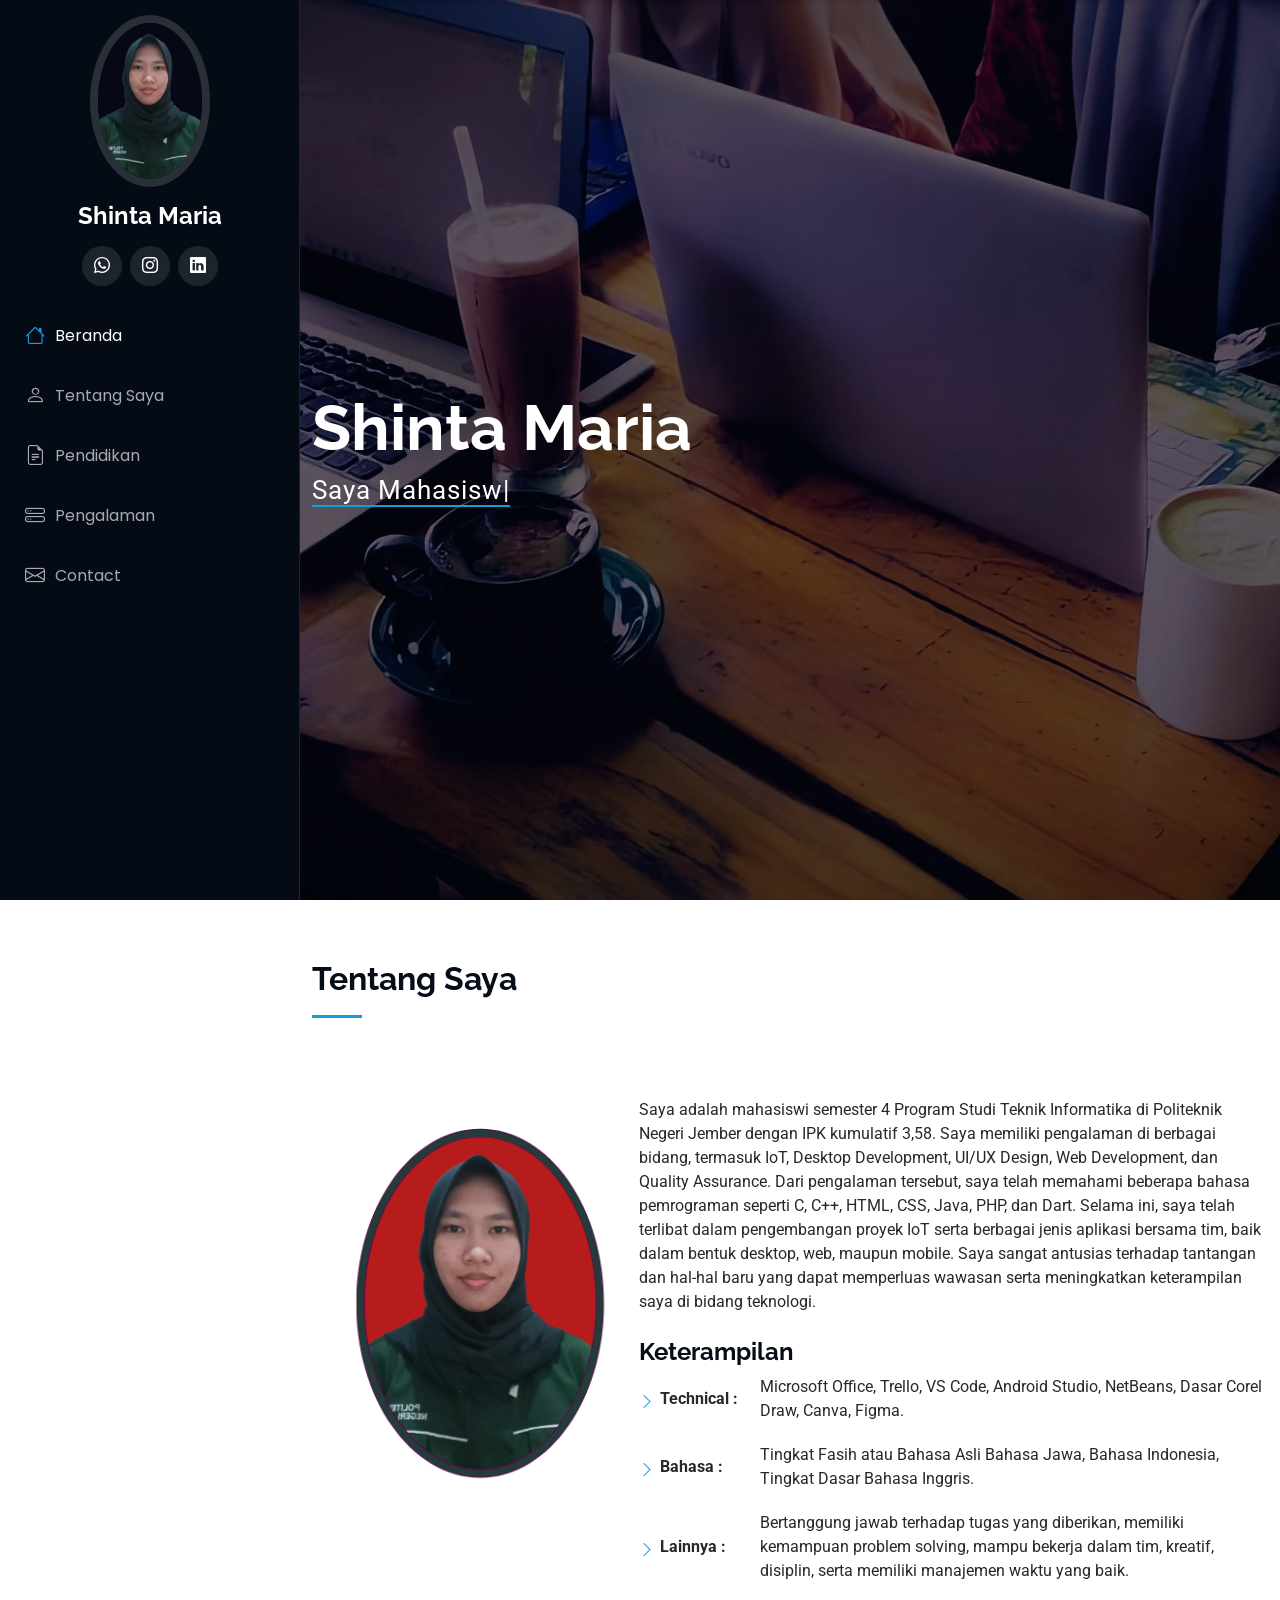
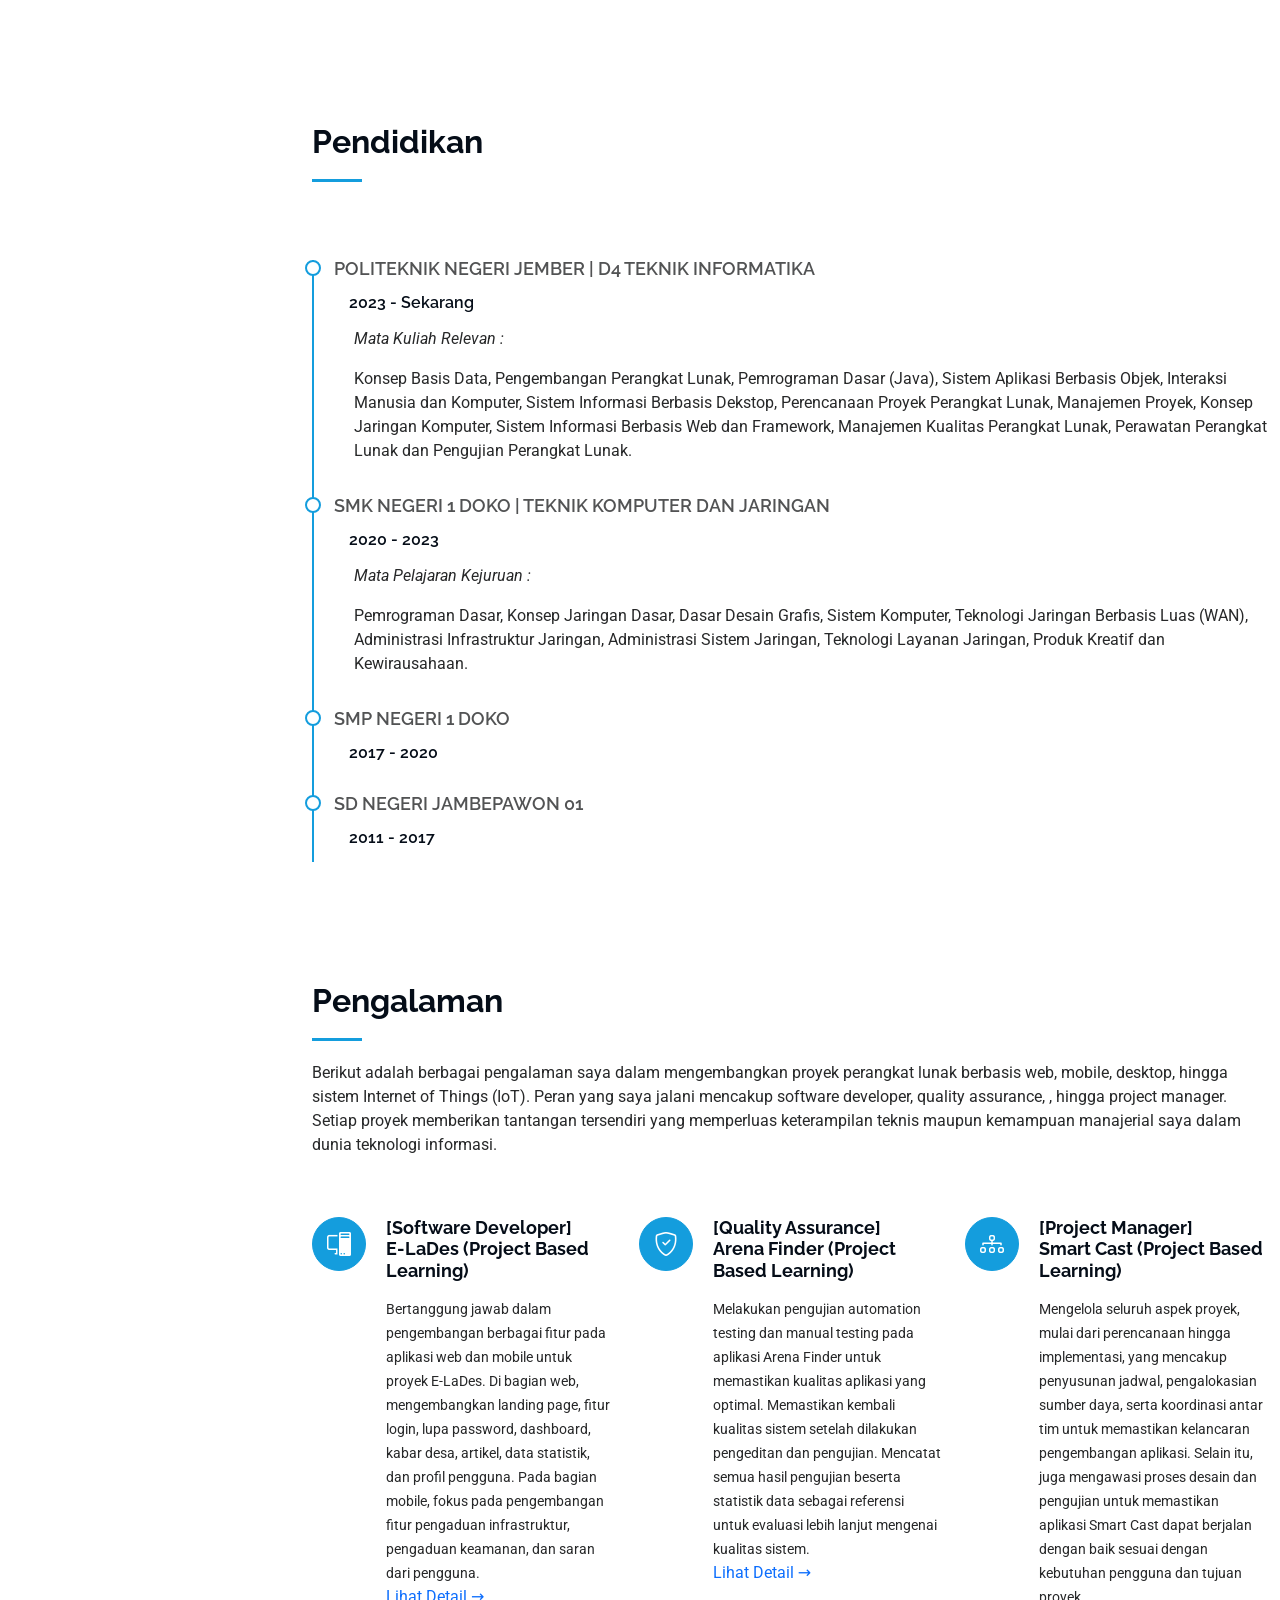
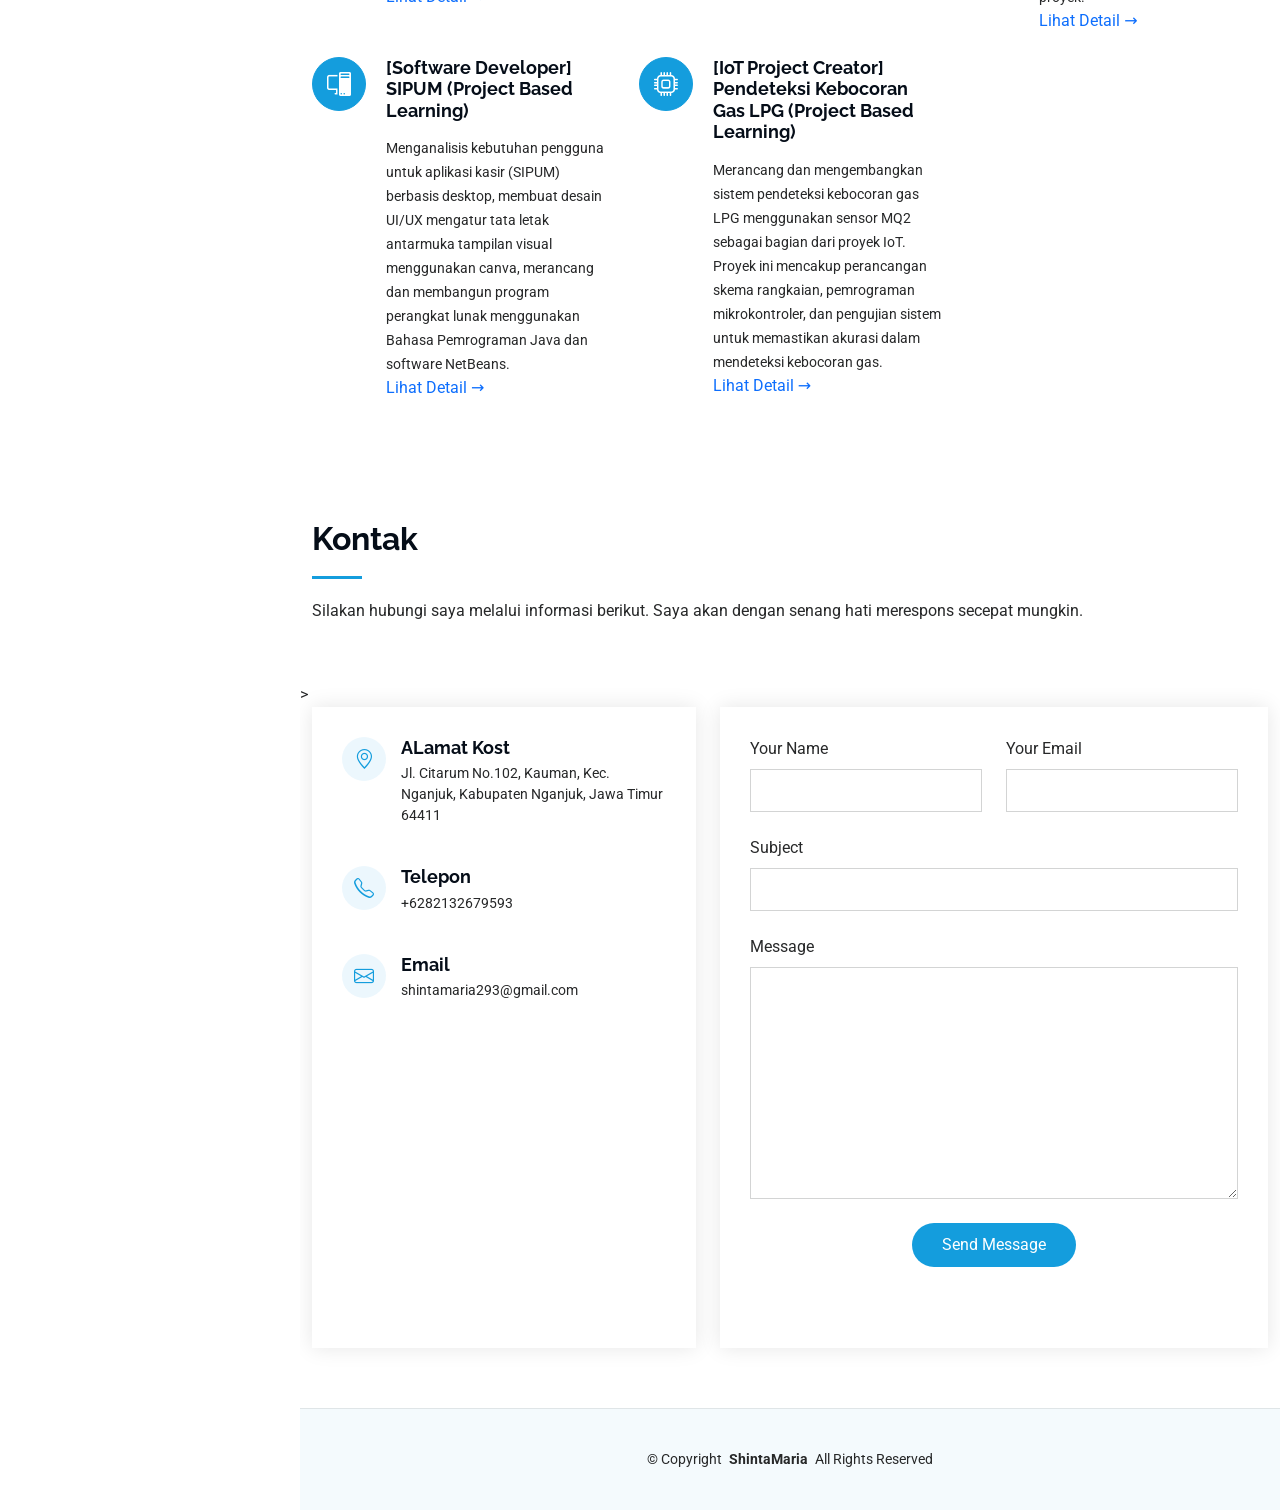
<file: Portofolio_Shinta/index.html>
<!DOCTYPE html>
<html lang="en">

<head>
  <meta charset="utf-8">
  <meta content="width=device-width, initial-scale=1.0" name="viewport">
  <title>CV - ShintaMaria</title>
  <meta content="" name="description">
  <meta content="" name="keywords">

  <!-- Favicons -->
  <link href="assets/img/favicon.png" rel="icon">
  <link href="assets/img/apple-touch-icon.png" rel="apple-touch-icon">

  <!-- Fonts -->
  <link href="https://fonts.googleapis.com" rel="preconnect">
  <link href="https://fonts.gstatic.com" rel="preconnect" crossorigin>
  <link href="https://fonts.googleapis.com/css2?family=Roboto:ital,wght@0,100;0,300;0,400;0,500;0,700;0,900;1,100;1,300;1,400;1,500;1,700;1,900&family=Poppins:ital,wght@0,100;0,200;0,300;0,400;0,500;0,600;0,700;0,800;0,900;1,100;1,200;1,300;1,400;1,500;1,600;1,700;1,800;1,900&family=Raleway:ital,wght@0,100;0,200;0,300;0,400;0,500;0,600;0,700;0,800;0,900;1,100;1,200;1,300;1,400;1,500;1,600;1,700;1,800;1,900&display=swap" rel="stylesheet">

  <!-- Vendor CSS Files -->
  <link href="assets/vendor/bootstrap/css/bootstrap.min.css" rel="stylesheet">
  <link href="assets/vendor/bootstrap-icons/bootstrap-icons.css" rel="stylesheet">
  <link href="assets/vendor/aos/aos.css" rel="stylesheet">
  <link href="assets/vendor/glightbox/css/glightbox.min.css" rel="stylesheet">
  <link href="assets/vendor/swiper/swiper-bundle.min.css" rel="stylesheet">

  <!-- Main CSS File -->
  <link href="assets/css/main.css" rel="stylesheet">

  <!-- =======================================================
  * Template Name: iPortfolio
  * Template URL: https://bootstrapmade.com/iportfolio-bootstrap-portfolio-websites-template/
  * Updated: Jun 29 2024 with Bootstrap v5.3.3
  * Author: BootstrapMade.com
  * License: https://bootstrapmade.com/license/
  ======================================================== -->
</head>

<body class="index-page">

  <header id="header" class="header dark-background d-flex flex-column">
    <i class="header-toggle d-xl-none bi bi-list"></i>

    <div class="profile-img">
      <img src="assets/img/profil.jpg" alt="" class="img-fluid rounded-circle">
    </div>

    <a href="index.html" class="logo d-flex align-items-center justify-content-center">
      <!-- Uncomment the line below if you also wish to use an image logo -->
      <!-- <img src="assets/img/logo.png" alt=""> -->
      <h1 class="sitename">Shinta Maria</h1>
    </a>

    <div class="social-links text-center">
      <a href="https://wa.me/082132679593" class="whatsapp"><i class="bi bi-whatsapp"></i></a>
      <a href="https://www.instagram.com/shin_tuy174?igsh=MXRqbTJxeG9rMzRyeg==" class="instagram"><i class="bi bi-instagram"></i></a>
      <a href="https://www.linkedin.com/in/shinta-maria-8167572b0/" class="linkedin"><i class="bi bi-linkedin"></i></a>
    </div>

    <nav id="navmenu" class="navmenu">
      <ul>
        <li><a href="#hero" class="active"><i class="bi bi-house navicon"></i>Beranda</a></li>
        <li><a href="#about"><i class="bi bi-person navicon"></i> Tentang Saya</a></li>
        <li><a href="#resume"><i class="bi bi-file-earmark-text navicon"></i> Pendidikan</a></li>
        <li><a href="#services"><i class="bi bi-hdd-stack navicon"></i> Pengalaman</a></li>
        <li><a href="#contact"><i class="bi bi-envelope navicon"></i> Contact</a></li>
      </ul>
    </nav>

  </header>

  <main class="main">

    <!-- Hero Section -->
    <section id="hero" class="hero section dark-background">

      <img src="assets/img/hero-bg.jpg" alt="" data-aos="fade-in" class="">

      <div class="container" data-aos="fade-up" data-aos-delay="100">
        <h2>Shinta Maria</h2>
        <p><span class="typed" data-typed-items="Saya Mahasiswa Teknik Informatika, Politeknik Negeri Jember"></span><span class="typed-cursor typed-cursor--blink" aria-hidden="true"></span><span class="typed-cursor typed-cursor--blink" aria-hidden="true"></span></p>
      </div>

    </section><!-- /Hero Section -->

    <!-- About Section -->
    <section id="about" class="about section">

      <!-- Section Title -->
      <div class="container section-title" data-aos="fade-up">
        <h2>Tentang Saya</h2>
        <!-- <p>Magnam dolores commodi suscipit. Necessitatibus eius consequatur ex aliquid fuga eum quidem. Sit sint consectetur velit. Quisquam quos quisquam cupiditate. Et nemo qui impedit suscipit alias ea. Quia fugiat sit in iste officiis commodi quidem hic quas.</p> -->
      </div><!-- End Section Title -->

      <div class="container" data-aos="fade-up" data-aos-delay="100">

        <div class="row gy-4 justify-content-center">
          <div class="col-lg-4">
            <img src="assets/img/profil3.png" class="img-fluid" alt="">
          </div>
          <div class="col-lg-8 content">
            
            
              Saya adalah mahasiswi semester 4 Program Studi Teknik Informatika di Politeknik Negeri Jember dengan IPK kumulatif 3,58. Saya memiliki pengalaman di berbagai bidang, termasuk IoT, Desktop Development, UI/UX Design, Web Development, dan Quality Assurance. Dari pengalaman tersebut, saya telah memahami beberapa bahasa pemrograman seperti C, C++, HTML, CSS, Java, PHP, dan Dart.  Selama ini, saya telah terlibat dalam pengembangan proyek IoT serta berbagai jenis aplikasi bersama tim, baik dalam bentuk desktop, web, maupun mobile. Saya sangat antusias terhadap tantangan dan hal-hal baru yang dapat memperluas wawasan serta meningkatkan keterampilan saya di bidang teknologi.
              <br>
              <br>
            <h2>Keterampilan</h2>
            <style>
              ul.skill-list {
                list-style: none;
                padding: 0;
              }
            
              ul.skill-list li {
                display: flex;
                align-items: flex-start;
                margin-bottom: 10px;
              }
            
              ul.skill-list li i {
                margin-right: 8px;
                margin-top: 4px;
                color: #007bff;
              }
            
              ul.skill-list li strong {
                min-width: 90px; /* lebar tetap agar rata */
                display: inline-block;
              }
            
              ul.skill-list li span {
                flex: 1;
              }
            </style>
            
            <div class="row">
              <div class="col-lg-12">
                <ul class="skill-list">
                  <li>
                    <i class="bi bi-chevron-right"></i>
                    <strong>Technical  :</strong>
                    <span>Microsoft Office, Trello, VS Code, Android Studio, NetBeans, Dasar Corel Draw, Canva, Figma.</span>
                  </li>
                  <li>
                    <i class="bi bi-chevron-right"></i>
                    <strong>Bahasa  :</strong>
                    <span>Tingkat Fasih atau Bahasa Asli Bahasa Jawa, Bahasa Indonesia, Tingkat Dasar Bahasa Inggris.</span>
                  </li>
                  <li>
                    <i class="bi bi-chevron-right"></i>
                    <strong>Lainnya  :</strong>
                    <span>Bertanggung jawab terhadap tugas yang diberikan, memiliki kemampuan problem solving, mampu bekerja dalam tim, kreatif, disiplin, serta memiliki manajemen waktu yang baik.</span>
                  </li>
                </ul>
              </div>
            </div>
            
              <!-- <div class="col-lg-6">
                <ul>
                  <li><i class="bi bi-chevron-right"></i> <strong>Age:</strong> <span>30</span></li>
                  <li><i class="bi bi-chevron-right"></i> <strong>Degree:</strong> <span>Master</span></li>
                  <li><i class="bi bi-chevron-right"></i> <strong>Email:</strong> <span>email@example.com</span></li>
                  <li><i class="bi bi-chevron-right"></i> <strong>Freelance:</strong> <span>Available</span></li>
                </ul>
              </div>
            </div>
            <p class="py-3">
              Officiis eligendi itaque labore et dolorum mollitia officiis optio vero. Quisquam sunt adipisci omnis et ut. Nulla accusantium dolor incidunt officia tempore. Et eius omnis.
              Cupiditate ut dicta maxime officiis quidem quia. Sed et consectetur qui quia repellendus itaque neque.
            </p>
          </div>
        </div> -->

      </div>

    </section><!-- /About Section -->

    

    

    <!-- Resume Section -->
    <section id="resume" class="resume section">

      <!-- Section Title -->
      <div class="container section-title" data-aos="fade-up">
        <h2>Pendidikan</h2>
        <!-- <p>Magnam dolores commodi suscipit. Necessitatibus eius consequatur ex aliquid fuga eum quidem. Sit sint consectetur velit. Quisquam quos quisquam cupiditate. Et nemo qui impedit suscipit alias ea. Quia fugiat sit in iste officiis commodi quidem hic quas.</p> -->
      </div><!-- End Section Title -->

      <div class="container">

        <!-- <div class="row"> -->

          

          <div class="col-lg-12" data-aos="fade-up" data-aos-delay="200">
            <div class="resume-item">
              <h4>POLITEKNIK NEGERI JEMBER | D4 Teknik Informatika</h4>
              <h5>2023 - Sekarang</h5>
              <ul>
              <p><em>Mata Kuliah Relevan :  </em></p>
                <p>Konsep Basis Data, Pengembangan Perangkat Lunak, Pemrograman Dasar (Java), Sistem Aplikasi Berbasis Objek, Interaksi Manusia dan Komputer, Sistem Informasi Berbasis Dekstop, Perencanaan Proyek Perangkat Lunak, Manajemen Proyek, Konsep Jaringan Komputer, Sistem Informasi Berbasis Web dan Framework, Manajemen Kualitas Perangkat Lunak, Perawatan Perangkat Lunak dan Pengujian Perangkat Lunak.</p>
              </ul>
            </div><!-- Edn Resume Item -->

            <div class="resume-item">
              <h4>SMK NEGERI 1 DOKO | Teknik Komputer dan jaringan</h4>
              <h5>2020 - 2023</h5>
              <ul>
              <p><em>Mata Pelajaran Kejuruan : </em></p>
              
                <p>Pemrograman Dasar, Konsep Jaringan Dasar, Dasar Desain Grafis, Sistem Komputer, Teknologi Jaringan Berbasis Luas (WAN), Administrasi Infrastruktur Jaringan, Administrasi Sistem Jaringan, Teknologi Layanan Jaringan, Produk Kreatif dan Kewirausahaan.</p>
                
              </ul>
            </div><!-- Edn Resume Item -->

            <div class="resume-item">
              <h4>SMP NEGERI 1 DOKO</h4>
              <h5>2017 - 2020</h5>
              
            </div><!-- Edn Resume Item -->

            <div class="resume-item">
              <h4>SD NEGERI JAMBEPAWON 01</h4>
              <h5>2011 - 2017</h5>
              
            </div><!-- Edn Resume Item -->

          </div>

        </div>

      </div>

    </section><!-- /Resume Section -->


    <!-- Services Section -->
    <section id="services" class="services section">

      <!-- Section Title -->
      <div class="container section-title" data-aos="fade-up">
        <h2>Pengalaman</h2>
        <p>Berikut adalah berbagai pengalaman saya dalam mengembangkan proyek perangkat lunak berbasis web, mobile, desktop, hingga sistem Internet of Things (IoT). Peran yang saya jalani mencakup software developer, quality assurance, , hingga project manager. Setiap proyek memberikan tantangan tersendiri yang memperluas keterampilan teknis maupun kemampuan manajerial saya dalam dunia teknologi informasi.</p>
      </div><!-- End Section Title -->

      <div class="container">

        <div class="row gy-4">

          <div class="col-lg-4 col-md-6 service-item d-flex" data-aos="fade-up" data-aos-delay="100">
            <div class="icon flex-shrink-0"><i class="bi-pc-display"></i></div>
            <div>
              <h4 class="title">[Software Developer]<br>E-LaDes (Project Based Learning)</h4>
              <p class="description">
                Bertanggung jawab dalam pengembangan berbagai fitur pada aplikasi web dan mobile untuk proyek E-LaDes. Di bagian web, mengembangkan landing page, fitur login, lupa password, dashboard, kabar desa, artikel, data statistik, dan profil pengguna. Pada bagian mobile, fokus pada pengembangan fitur pengaduan infrastruktur, pengaduan keamanan, dan saran dari pengguna.
              </p>
              <a href="elades.html" class="read-more">Lihat Detail &rarr;</a>
            </div>
          </div>
          
          <!-- End Service Item -->

          <div class="col-lg-4 col-md-6 service-item d-flex" data-aos="fade-up" data-aos-delay="100">
            <div class="icon flex-shrink-0"><i class="bi-shield-check"></i></div>
            <div>
              <h4 class="title">[Quality Assurance]<br>Arena Finder (Project Based Learning)</h4>
              <p class="description">
                Melakukan pengujian automation testing dan manual testing pada aplikasi Arena Finder untuk memastikan kualitas aplikasi yang optimal. Memastikan kembali kualitas sistem setelah dilakukan pengeditan dan pengujian. Mencatat semua hasil pengujian beserta statistik data sebagai referensi untuk evaluasi lebih lanjut mengenai kualitas sistem.
              </p>
              <a href="arena.html" class="read-more">Lihat Detail &rarr;</a>
            </div>
          </div><!-- End Service Item -->

          <div class="col-lg-4 col-md-6 service-item d-flex" data-aos="fade-up" data-aos-delay="100">
            <div class="icon flex-shrink-0"><i class="bi bi-diagram-3"></i></div>
            <div>
              <h4 class="title">[Project Manager]<br>Smart Cast (Project Based Learning) </h4>
              <p class="description">
                Mengelola seluruh aspek proyek, mulai dari perencanaan hingga implementasi, yang mencakup penyusunan jadwal, pengalokasian sumber daya, serta koordinasi antar tim untuk memastikan kelancaran pengembangan aplikasi. Selain itu, juga mengawasi proses desain dan pengujian untuk memastikan aplikasi Smart Cast dapat berjalan dengan baik sesuai dengan kebutuhan pengguna dan tujuan proyek.
              </p>
              <a href="SmartCast.html" class="read-more">Lihat Detail &rarr;</a>
            </div>
          </div><!-- End Service Item -->

          <div class="col-lg-4 col-md-6 service-item d-flex" data-aos="fade-up" data-aos-delay="100">
            <div class="icon flex-shrink-0"><i class="bi-pc-display"></i></div>
            <div>
              <h4 class="title">[Software Developer] <br>SIPUM (Project Based Learning)</h4>
              <p class="description">
                Menganalisis kebutuhan pengguna untuk aplikasi kasir (SIPUM) berbasis desktop, membuat desain UI/UX mengatur tata letak antarmuka tampilan visual menggunakan canva, merancang dan membangun program perangkat lunak menggunakan Bahasa Pemrograman Java dan software NetBeans.
              </p>
              <a href="sipum.html" class="read-more">Lihat Detail &rarr;</a>
            </div>
          </div><!-- End Service Item --><!-- End Service Item -->

          <!-- <div class="col-lg-4 col-md-6 service-item d-flex" data-aos="fade-up" data-aos-delay="100">
            <div class="icon flex-shrink-0"><i class="bi bi-megaphone"></i></div>
            <div>
              <h4 class="title">[Online Sales Promoter]<br>CV Multi Computer (Freelance)</h4>
              <p class="description">
                Bertanggung jawab dalam mempromosikan produk-produk CV Multi Computer secara online melalui berbagai platform digital, termasuk pembuatan konten promosi, interaksi dengan calon pelanggan melalui media sosial, serta penerapan strategi pemasaran digital untuk meningkatkan penjualan.
              </p>
              <a href="portfolio-details.html" class="read-more">Selengkapnya &rarr;</a>
            </div>
          </div> -->

          <div class="col-lg-4 col-md-6 service-item d-flex" data-aos="fade-up" data-aos-delay="100">
            <div class="icon flex-shrink-0"><i class="bi bi-cpu"></i></div>
            <div>
              <h4 class="title">[IoT Project Creator]<br>Pendeteksi Kebocoran Gas LPG (Project Based Learning) </h4>
              <p class="description">
                Merancang dan mengembangkan sistem pendeteksi kebocoran gas LPG menggunakan sensor MQ2 sebagai bagian dari proyek IoT. Proyek ini mencakup perancangan skema rangkaian, pemrograman mikrokontroler, dan pengujian sistem untuk memastikan akurasi dalam mendeteksi kebocoran gas.
              </p>
              <a href="iot.html" class="read-more">Lihat Detail &rarr;</a>
            </div>
          </div><!-- End Service Item -->

          <!-- <div class="col-lg-4 col-md-6 service-item d-flex" data-aos="fade-up" data-aos-delay="100">
            <div class="icon flex-shrink-0"><i class="bi bi-headset"></i></div>
            <div>
              <h4 class="title">[Admin Marketplace & Custemer Service]<br>CV Multi Computer (PKL) </h4>
              <p class="description">
                Melaksanakan kegiatan praktik kerja industri (PKL) yang diselenggarakan oleh SMKN 1 Doko. Selama PKL, saya bertanggung jawab dalam melayani customer baik secara langsung maupun melalui platform digital, mempromosikan produk menggunakan media online, mengelola dan memperbarui data produk di marketplace, serta membantu melakukan perawatan laptop seperti pembersihan perangkat keras dan instalasi perangkat lunak dasar pada unit laptop service.
              </p>
              <a href="portfolio-details.html" class="read-more">Selengkapnya &rarr;</a>
            </div>
          </div> -->
          

        </div>

      </div>

    </section><!-- /Services Section -->

    

    <!-- Contact Section -->
    <section id="contact" class="contact section">

      <!-- Section Title -->
      <div class="container section-title" data-aos="fade-up">
        <h2>Kontak</h2>
        <p>Silakan hubungi saya melalui informasi berikut. Saya akan dengan senang hati merespons secepat mungkin.</p>
      </div>><!-- End Section Title -->

      <div class="container" data-aos="fade-up" data-aos-delay="100">

        <div class="row gy-4">

          <div class="col-lg-5">

            <div class="info-wrap">
              <div class="info-item d-flex" data-aos="fade-up" data-aos-delay="200">
                <i class="bi bi-geo-alt flex-shrink-0"></i>
                <div>
                  <h3>ALamat Kost</h3>
                  <p>Jl. Citarum No.102, Kauman, Kec. Nganjuk, Kabupaten Nganjuk, Jawa Timur 64411</p>
                </div>
              </div><!-- End Info Item -->

              <div class="info-item d-flex" data-aos="fade-up" data-aos-delay="300">
                <i class="bi bi-telephone flex-shrink-0"></i>
                <div>
                  <h3>Telepon</h3>
                  <p>+6282132679593</p>
                </div>
              </div><!-- End Info Item -->

              <div class="info-item d-flex" data-aos="fade-up" data-aos-delay="400">
                <i class="bi bi-envelope flex-shrink-0"></i>
                <div>
                  <h3>Email</h3>
                  <p>shintamaria293@gmail.com</p>
                </div>
              </div><!-- End Info Item -->

              <iframe 
              src="https://www.google.com/maps/embed?pb=!1m18!1m12!1m3!1d3954.8111466483733!2d111.89364157389856!3d-7.595522475058042!2m3!1f0!2f0!3f0!3m2!1i1024!2i768!4f13.1!3m3!1m2!1s0x2e784b565d11c2ed%3A0xd29e3cf028e3abd6!2sKost%20Putri%20Nganjuk%20%22Mbak%20Mayang%22!5e0!3m2!1sen!2sid!4v1746062793740!5m2!1sen!2sid" 
              width="100%" 
              height="270" 
              style="border:0;" 
              allowfullscreen="" 
              loading="lazy" 
              referrerpolicy="no-referrer-when-downgrade">
            </iframe>

            </div>
          </div>

          <div class="col-lg-7">
            <form action="forms/contact.php" method="post" class="php-email-form" data-aos="fade-up" data-aos-delay="200">
              <div class="row gy-4">

                <div class="col-md-6">
                  <label for="name-field" class="pb-2">Your Name</label>
                  <input type="text" name="name" id="name-field" class="form-control" required="">
                </div>

                <div class="col-md-6">
                  <label for="email-field" class="pb-2">Your Email</label>
                  <input type="email" class="form-control" name="email" id="email-field" required="">
                </div>

                <div class="col-md-12">
                  <label for="subject-field" class="pb-2">Subject</label>
                  <input type="text" class="form-control" name="subject" id="subject-field" required="">
                </div>

                <div class="col-md-12">
                  <label for="message-field" class="pb-2">Message</label>
                  <textarea class="form-control" name="message" rows="10" id="message-field" required=""></textarea>
                </div>

                <div class="col-md-12 text-center">
                  <div class="loading">Loading</div>
                  <div class="error-message"></div>
                  <div class="sent-message">Your message has been sent. Thank you!</div>

                  <button type="submit">Send Message</button>
                </div>

              </div>
            </form>
          </div><!-- End Contact Form -->

        </div>

      </div>

    </section><!-- /Contact Section -->

  </main>

  <footer id="footer" class="footer position-relative light-background">

    <div class="container">
      <div class="copyright text-center ">
        <p>© <span>Copyright</span> <strong class="px-1 sitename">ShintaMaria</strong> <span>All Rights Reserved</span></p>
      </div>
      
    </div>

  </footer>

  <!-- Scroll Top -->
  <a href="#" id="scroll-top" class="scroll-top d-flex align-items-center justify-content-center"><i class="bi bi-arrow-up-short"></i></a>

  <!-- Preloader -->
  <div id="preloader"></div>

  <!-- Vendor JS Files -->
  <script src="assets/vendor/bootstrap/js/bootstrap.bundle.min.js"></script>
  <script src="assets/vendor/php-email-form/validate.js"></script>
  <script src="assets/vendor/aos/aos.js"></script>
  <script src="assets/vendor/typed.js/typed.umd.js"></script>
  <script src="assets/vendor/purecounter/purecounter_vanilla.js"></script>
  <script src="assets/vendor/waypoints/noframework.waypoints.js"></script>
  <script src="assets/vendor/glightbox/js/glightbox.min.js"></script>
  <script src="assets/vendor/imagesloaded/imagesloaded.pkgd.min.js"></script>
  <script src="assets/vendor/isotope-layout/isotope.pkgd.min.js"></script>
  <script src="assets/vendor/swiper/swiper-bundle.min.js"></script>

  <!-- Main JS File -->
  <script src="assets/js/main.js"></script>

</body>

</html>
</file>
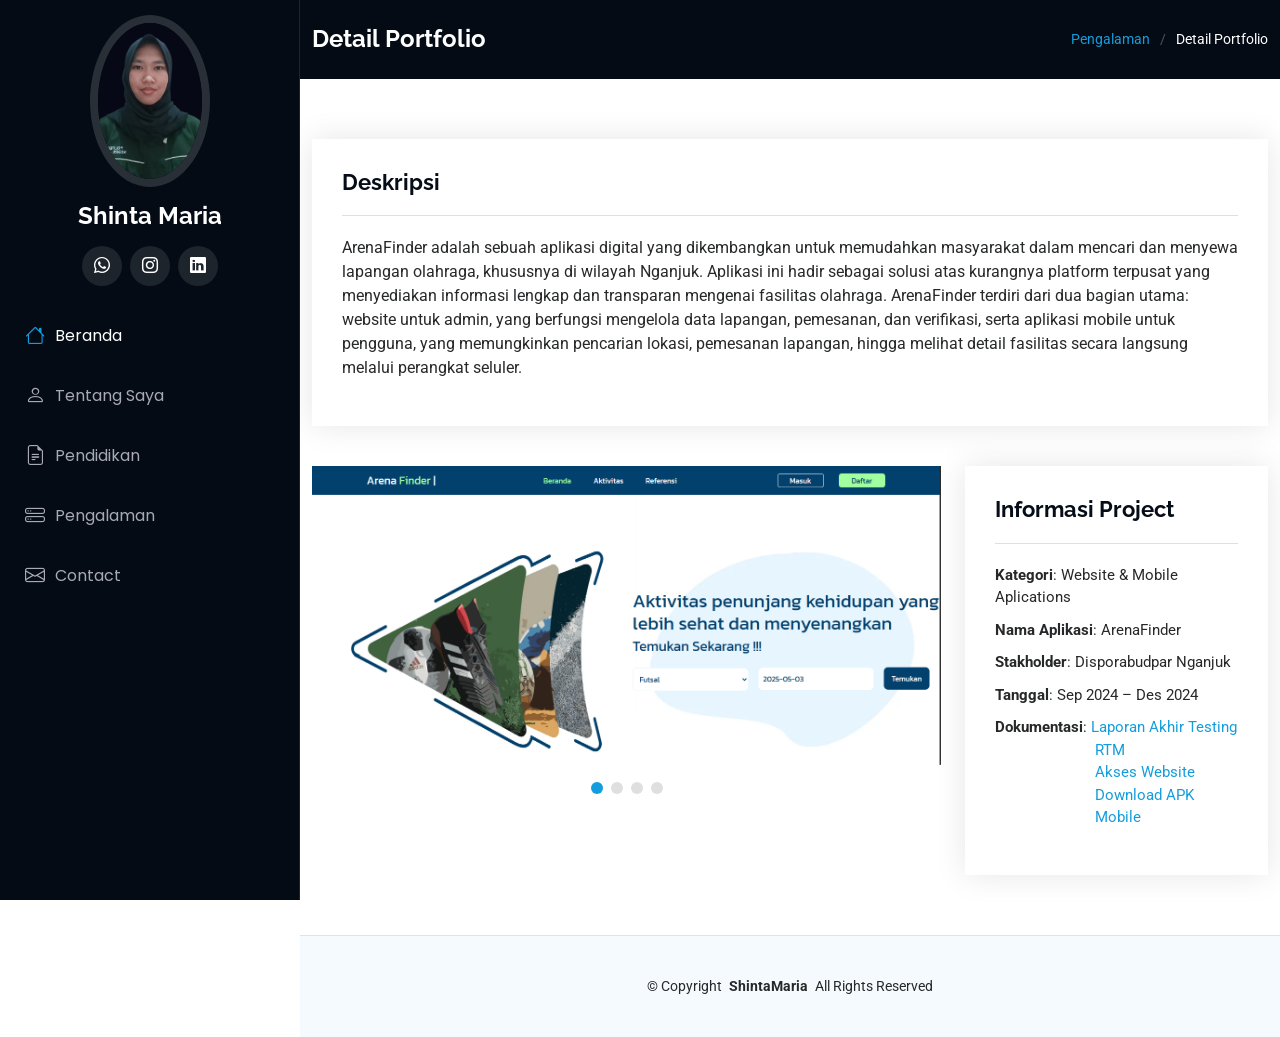
<file: Portofolio_Shinta/arena.html>
<!DOCTYPE html>
<html lang="en">

<head>
  <meta charset="utf-8">
  <meta content="width=device-width, initial-scale=1.0" name="viewport">
  <title>Detail Portfolio - ShintaMaria</title>
  <meta content="" name="description">
  <meta content="" name="keywords">

  <!-- Favicons -->
  <link href="assets/img/favicon.png" rel="icon">
  <link href="assets/img/apple-touch-icon.png" rel="apple-touch-icon">

  <!-- Fonts -->
  <link href="https://fonts.googleapis.com" rel="preconnect">
  <link href="https://fonts.gstatic.com" rel="preconnect" crossorigin>
  <link href="https://fonts.googleapis.com/css2?family=Roboto:ital,wght@0,100;0,300;0,400;0,500;0,700;0,900;1,100;1,300;1,400;1,500;1,700;1,900&family=Poppins:ital,wght@0,100;0,200;0,300;0,400;0,500;0,600;0,700;0,800;0,900;1,100;1,200;1,300;1,400;1,500;1,600;1,700;1,800;1,900&family=Raleway:ital,wght@0,100;0,200;0,300;0,400;0,500;0,600;0,700;0,800;0,900;1,100;1,200;1,300;1,400;1,500;1,600;1,700;1,800;1,900&display=swap" rel="stylesheet">

  <!-- Vendor CSS Files -->
  <link href="assets/vendor/bootstrap/css/bootstrap.min.css" rel="stylesheet">
  <link href="assets/vendor/bootstrap-icons/bootstrap-icons.css" rel="stylesheet">
  <link href="assets/vendor/aos/aos.css" rel="stylesheet">
  <link href="assets/vendor/glightbox/css/glightbox.min.css" rel="stylesheet">
  <link href="assets/vendor/swiper/swiper-bundle.min.css" rel="stylesheet">

  <!-- Main CSS File -->
  <link href="assets/css/main.css" rel="stylesheet">

  <!-- =======================================================
  * Template Name: iPortfolio
  * Template URL: https://bootstrapmade.com/iportfolio-bootstrap-portfolio-websites-template/
  * Updated: Jun 29 2024 with Bootstrap v5.3.3
  * Author: BootstrapMade.com
  * License: https://bootstrapmade.com/license/
  ======================================================== -->
</head>

<body class="portfolio-details-page">

  <header id="header" class="header dark-background d-flex flex-column">
    <i class="header-toggle d-xl-none bi bi-list"></i>

    <div class="profile-img">
      <img src="assets/img/profil.jpg" alt="" class="img-fluid rounded-circle">
    </div>

    <a href="index.html" class="logo d-flex align-items-center justify-content-center">
      <!-- Uncomment the line below if you also wish to use an image logo -->
      <!-- <img src="assets/img/logo.png" alt=""> -->
      <h1 class="sitename">Shinta Maria</h1>
    </a>

    <div class="social-links text-center">
      <a href="https://wa.me/082132679593" class="whatsapp"><i class="bi bi-whatsapp"></i></a>
      <a href="https://www.instagram.com/shin_tuy174?igsh=MXRqbTJxeG9rMzRyeg==" class="instagram"><i class="bi bi-instagram"></i></a>
      <a href="https://www.linkedin.com/in/shinta-maria-8167572b0/" class="linkedin"><i class="bi bi-linkedin"></i></a>
    </div>

    <nav id="navmenu" class="navmenu">
      <ul>
        <li><a href="index.html#hero" class="active"><i class="bi bi-house navicon"></i>Beranda</a></li>
        <li><a href="index.html#about"><i class="bi bi-person navicon"></i> Tentang Saya</a></li>
        <li><a href="index.html#resume"><i class="bi bi-file-earmark-text navicon"></i> Pendidikan</a></li>
        <li><a href="index.html#services"><i class="bi bi-hdd-stack navicon"></i> Pengalaman</a></li>
        <li><a href="index.html#contact"><i class="bi bi-envelope navicon"></i> Contact</a></li>
      </ul>
    </nav>

  </header>

  <main class="main">

    <!-- Page Title -->
    <div class="page-title dark-background">
      <div class="container d-lg-flex justify-content-between align-items-center">
        <h1 class="mb-2 mb-lg-0">Detail Portfolio</h1>
        <nav class="breadcrumbs">
          <ol>
            <li><a href="index.html#services">Pengalaman</a></li>
            <li class="current">Detail Portfolio</li>
          </ol>
        </nav>
      </div>
    </div><!-- End Page Title -->

    <!-- Portfolio Details Section -->
    <section id="portfolio-details" class="portfolio-details section">

      <div class="container" data-aos="fade-up" data-aos-delay="100">
        <!-- Tambahkan deskripsi di baris penuh -->
          <div class="col-12">
            <div class="portfolio-info" style="margin-bottom: 40px;" data-aos="fade-up" data-aos-delay="300">
              <h3>Deskripsi</h3>
              <p>
                ArenaFinder adalah sebuah aplikasi digital yang dikembangkan untuk memudahkan masyarakat dalam mencari dan menyewa lapangan olahraga, khususnya di wilayah Nganjuk. Aplikasi ini hadir sebagai solusi atas kurangnya platform terpusat yang menyediakan informasi lengkap dan transparan mengenai fasilitas olahraga. ArenaFinder terdiri dari dua bagian utama: website untuk admin, yang berfungsi mengelola data lapangan, pemesanan, dan verifikasi, serta aplikasi mobile untuk pengguna, yang memungkinkan pencarian lokasi, pemesanan lapangan, hingga melihat detail fasilitas secara langsung melalui perangkat seluler.
              </p>
            </div>
          </div>

        <div class="row gy-4">
          <div class="col-lg-8">
            <div class="portfolio-details-slider swiper init-swiper">

              <script type="application/json" class="swiper-config">
                {
                  "loop": true,
                  "speed": 600,
                  "autoplay": {
                    "delay": 2500
                  },
                  "slidesPerView": "auto",
                  "pagination": {
                    "el": ".swiper-pagination",
                    "type": "bullets",
                    "clickable": true
                  }
                }
              </script>

              <div class="swiper-wrapper align-items-center">

                <div class="swiper-slide">
                  <img src="assets/img/portfolio/A1.png" alt="">
                </div>

                <div class="swiper-slide">
                  <img src="assets/img/portfolio/A2.png" alt="">
                </div>

                <div class="swiper-slide">
                  <img src="assets/img/portfolio/A3.png" alt="">
                </div>

                <div class="swiper-slide">
                  <img src="assets/img/portfolio/A4.png" alt="">
                </div>

              </div>
              <div class="swiper-pagination"></div>
            </div>
          </div>

          <div class="col-lg-4">
            <div class="portfolio-info" data-aos="fade-up" data-aos-delay="200">
              <h3>Informasi Project</h3>
              <ul>
                <li><strong>Kategori</strong>: Website & Mobile Aplications</li>
                <li><strong>Nama Aplikasi</strong>: ArenaFinder</li>
                <li><strong>Stakholder</strong>: Disporabudpar Nganjuk</li>
                <li><strong>Tanggal</strong>: Sep 2024 – Des 2024</li>
                <li>
                    <li><strong>Dokumentasi</strong>: <a href="https://drive.google.com/file/d/1MusQ1Hklu9_acbvf_uDLiMVSfSXAnI4O/view?usp=sharing">Laporan Akhir Testing</a></li>
                    
                    <ul style="margin: 0; padding-left: 100px;">
                      <li><a href="https://docs.google.com/spreadsheets/d/1JmQjyrMUGjD9QweMeWdgLGuaiPiGSojz/edit?usp=sharing&ouid=111477468748758832140&rtpof=true&sd=true">RTM</a></li>
                    </ul>
                    <ul style="margin: 0; padding-left: 100px;">
                      <li><a href="https://arenafinder.pbltifnganjuk.com/">Akses Website</a></li>
                    </ul>
                    <ul style="margin: 0; padding-left: 100px;">
                        <li><a href="ArenaFinder.apk">Download APK Mobile</a></li>
                      </ul>
                  </li>
                                  
              </ul>
            </div>
          </div>
          
          


        </div>

      </div>

    </section><!-- /Portfolio Details Section -->

  </main>

  <footer id="footer" class="footer position-relative light-background">

    <div class="container">
      <div class="copyright text-center ">
        <p>© <span>Copyright</span> <strong class="px-1 sitename">ShintaMaria</strong> <span>All Rights Reserved</span></p>
      </div>
      
    </div>

  </footer>

  <!-- Scroll Top -->
  <a href="#" id="scroll-top" class="scroll-top d-flex align-items-center justify-content-center"><i class="bi bi-arrow-up-short"></i></a>

  <!-- Preloader -->
  <div id="preloader"></div>

  <!-- Vendor JS Files -->
  <script src="assets/vendor/bootstrap/js/bootstrap.bundle.min.js"></script>
  <script src="assets/vendor/php-email-form/validate.js"></script>
  <script src="assets/vendor/aos/aos.js"></script>
  <script src="assets/vendor/typed.js/typed.umd.js"></script>
  <script src="assets/vendor/purecounter/purecounter_vanilla.js"></script>
  <script src="assets/vendor/waypoints/noframework.waypoints.js"></script>
  <script src="assets/vendor/glightbox/js/glightbox.min.js"></script>
  <script src="assets/vendor/imagesloaded/imagesloaded.pkgd.min.js"></script>
  <script src="assets/vendor/isotope-layout/isotope.pkgd.min.js"></script>
  <script src="assets/vendor/swiper/swiper-bundle.min.js"></script>

  <!-- Main JS File -->
  <script src="assets/js/main.js"></script>

</body>

</html>
</file>
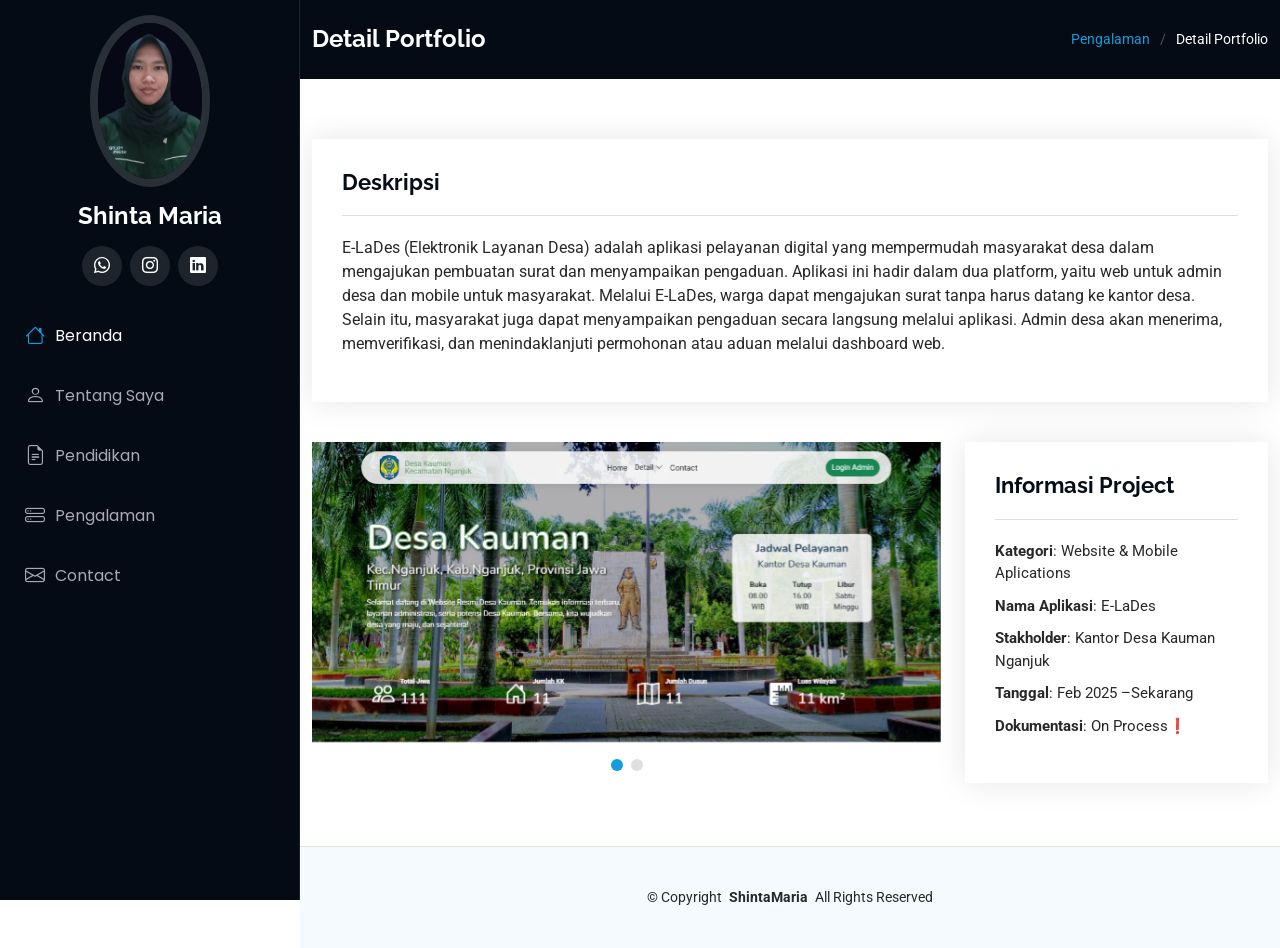
<file: Portofolio_Shinta/elades.html>
<!DOCTYPE html>
<html lang="en">

<head>
  <meta charset="utf-8">
  <meta content="width=device-width, initial-scale=1.0" name="viewport">
  <title>Detail Portfolio - ShintaMaria</title>
  <meta content="" name="description">
  <meta content="" name="keywords">

  <!-- Favicons -->
  <link href="assets/img/favicon.png" rel="icon">
  <link href="assets/img/apple-touch-icon.png" rel="apple-touch-icon">

  <!-- Fonts -->
  <link href="https://fonts.googleapis.com" rel="preconnect">
  <link href="https://fonts.gstatic.com" rel="preconnect" crossorigin>
  <link href="https://fonts.googleapis.com/css2?family=Roboto:ital,wght@0,100;0,300;0,400;0,500;0,700;0,900;1,100;1,300;1,400;1,500;1,700;1,900&family=Poppins:ital,wght@0,100;0,200;0,300;0,400;0,500;0,600;0,700;0,800;0,900;1,100;1,200;1,300;1,400;1,500;1,600;1,700;1,800;1,900&family=Raleway:ital,wght@0,100;0,200;0,300;0,400;0,500;0,600;0,700;0,800;0,900;1,100;1,200;1,300;1,400;1,500;1,600;1,700;1,800;1,900&display=swap" rel="stylesheet">

  <!-- Vendor CSS Files -->
  <link href="assets/vendor/bootstrap/css/bootstrap.min.css" rel="stylesheet">
  <link href="assets/vendor/bootstrap-icons/bootstrap-icons.css" rel="stylesheet">
  <link href="assets/vendor/aos/aos.css" rel="stylesheet">
  <link href="assets/vendor/glightbox/css/glightbox.min.css" rel="stylesheet">
  <link href="assets/vendor/swiper/swiper-bundle.min.css" rel="stylesheet">

  <!-- Main CSS File -->
  <link href="assets/css/main.css" rel="stylesheet">

  <!-- =======================================================
  * Template Name: iPortfolio
  * Template URL: https://bootstrapmade.com/iportfolio-bootstrap-portfolio-websites-template/
  * Updated: Jun 29 2024 with Bootstrap v5.3.3
  * Author: BootstrapMade.com
  * License: https://bootstrapmade.com/license/
  ======================================================== -->
</head>

<body class="portfolio-details-page">

  <header id="header" class="header dark-background d-flex flex-column">
    <i class="header-toggle d-xl-none bi bi-list"></i>

    <div class="profile-img">
      <img src="assets/img/profil.jpg" alt="" class="img-fluid rounded-circle">
    </div>

    <a href="index.html" class="logo d-flex align-items-center justify-content-center">
      <!-- Uncomment the line below if you also wish to use an image logo -->
      <!-- <img src="assets/img/logo.png" alt=""> -->
      <h1 class="sitename">Shinta Maria</h1>
    </a>

    <div class="social-links text-center">
      <a href="https://wa.me/082132679593" class="whatsapp"><i class="bi bi-whatsapp"></i></a>
      <a href="https://www.instagram.com/shin_tuy174?igsh=MXRqbTJxeG9rMzRyeg==" class="instagram"><i class="bi bi-instagram"></i></a>
      <a href="https://www.linkedin.com/in/shinta-maria-8167572b0/" class="linkedin"><i class="bi bi-linkedin"></i></a>
    </div>

    <nav id="navmenu" class="navmenu">
      <ul>
        <li><a href="index.html#hero" class="active"><i class="bi bi-house navicon"></i>Beranda</a></li>
        <li><a href="index.html#about"><i class="bi bi-person navicon"></i> Tentang Saya</a></li>
        <li><a href="index.html#resume"><i class="bi bi-file-earmark-text navicon"></i> Pendidikan</a></li>
        <li><a href="index.html#services"><i class="bi bi-hdd-stack navicon"></i> Pengalaman</a></li>
        <li><a href="index.html#contact"><i class="bi bi-envelope navicon"></i> Contact</a></li>
      </ul>
    </nav>

  </header>

  <main class="main">

    <!-- Page Title -->
    <div class="page-title dark-background">
      <div class="container d-lg-flex justify-content-between align-items-center">
        <h1 class="mb-2 mb-lg-0">Detail Portfolio</h1>
        <nav class="breadcrumbs">
          <ol>
            <li><a href="index.html#services">Pengalaman</a></li>
            <li class="current">Detail Portfolio</li>
          </ol>
        </nav>
      </div>
    </div><!-- End Page Title -->

    <!-- Portfolio Details Section -->
    <section id="portfolio-details" class="portfolio-details section">

      <div class="container" data-aos="fade-up" data-aos-delay="100">
        <!-- Tambahkan deskripsi di baris penuh -->
          <div class="col-12">
            <div class="portfolio-info" style="margin-bottom: 40px;" data-aos="fade-up" data-aos-delay="300">
              <h3>Deskripsi</h3>
              <p>
                
E-LaDes (Elektronik Layanan Desa) adalah aplikasi pelayanan digital yang mempermudah masyarakat desa dalam mengajukan pembuatan surat dan menyampaikan pengaduan. Aplikasi ini hadir dalam dua platform, yaitu web untuk admin desa dan mobile untuk masyarakat.

Melalui E-LaDes, warga dapat mengajukan surat tanpa harus datang ke kantor desa. Selain itu, masyarakat juga dapat menyampaikan pengaduan secara langsung melalui aplikasi. Admin desa akan menerima, memverifikasi, dan menindaklanjuti permohonan atau aduan melalui dashboard web.
              </p>
            </div>
          </div>

        <div class="row gy-4">
          <div class="col-lg-8">
            <div class="portfolio-details-slider swiper init-swiper">

              <script type="application/json" class="swiper-config">
                {
                  "loop": true,
                  "speed": 600,
                  "autoplay": {
                    "delay": 2500
                  },
                  "slidesPerView": "auto",
                  "pagination": {
                    "el": ".swiper-pagination",
                    "type": "bullets",
                    "clickable": true
                  }
                }
              </script>

              <div class="swiper-wrapper align-items-center">

                <div class="swiper-slide">
                  <img src="assets/img/portfolio/E1.png" alt="">
                </div>

                <div class="swiper-slide">
                  <img src="assets/img/portfolio/E2.png" alt="">
                </div>



              </div>
              <div class="swiper-pagination"></div>
            </div>
          </div>

          <div class="col-lg-4">
            <div class="portfolio-info" data-aos="fade-up" data-aos-delay="200">
              <h3>Informasi Project</h3>
              <ul>
                <li><strong>Kategori</strong>: Website & Mobile Aplications</li>
                <li><strong>Nama Aplikasi</strong>: E-LaDes</li>
                <li><strong>Stakholder</strong>: Kantor Desa Kauman Nganjuk</li>
                <li><strong>Tanggal</strong>: Feb 2025 –Sekarang</li>
                <li>
                  <li><strong>Dokumentasi</strong>: On Process❗</a></li>
                    <!-- <li><strong>Dokumentasi</strong>: <a href="https://drive.google.com/file/d/1xxa6YVzV5h7rliixYMaYkEAqBqiib7gX/view?usp=sharing">Laporan Akhir</a></li>
                    
                    <ul style="margin: 0; padding-left: 100px;">
                      <li><a href="https://www.figma.com/file/XSEV3Yh6pZzsz0cbAem5aW/Untitled?type=design&node-id=0%3A1&mode=design&t=scXp57CBQzz6ZIW0-1">Desain Figma</a></li>
                    </ul>
                    <ul style="margin: 0; padding-left: 100px;">
                      <li><a href="https://drive.google.com/file/d/17dW-GsKBkvRL_jSEc8ySLdBBWXrIfjex/view?usp=sharing">Manual Book</a></li>
                    </ul> -->
                  </li>
                                  
              </ul>
            </div>
          </div>
          
          


        </div>

      </div>

    </section><!-- /Portfolio Details Section -->

  </main>

  <footer id="footer" class="footer position-relative light-background">

    <div class="container">
      <div class="copyright text-center ">
        <p>© <span>Copyright</span> <strong class="px-1 sitename">ShintaMaria</strong> <span>All Rights Reserved</span></p>
      </div>
      
    </div>

  </footer>

  <!-- Scroll Top -->
  <a href="#" id="scroll-top" class="scroll-top d-flex align-items-center justify-content-center"><i class="bi bi-arrow-up-short"></i></a>

  <!-- Preloader -->
  <div id="preloader"></div>

  <!-- Vendor JS Files -->
  <script src="assets/vendor/bootstrap/js/bootstrap.bundle.min.js"></script>
  <script src="assets/vendor/php-email-form/validate.js"></script>
  <script src="assets/vendor/aos/aos.js"></script>
  <script src="assets/vendor/typed.js/typed.umd.js"></script>
  <script src="assets/vendor/purecounter/purecounter_vanilla.js"></script>
  <script src="assets/vendor/waypoints/noframework.waypoints.js"></script>
  <script src="assets/vendor/glightbox/js/glightbox.min.js"></script>
  <script src="assets/vendor/imagesloaded/imagesloaded.pkgd.min.js"></script>
  <script src="assets/vendor/isotope-layout/isotope.pkgd.min.js"></script>
  <script src="assets/vendor/swiper/swiper-bundle.min.js"></script>

  <!-- Main JS File -->
  <script src="assets/js/main.js"></script>

</body>

</html>
</file>
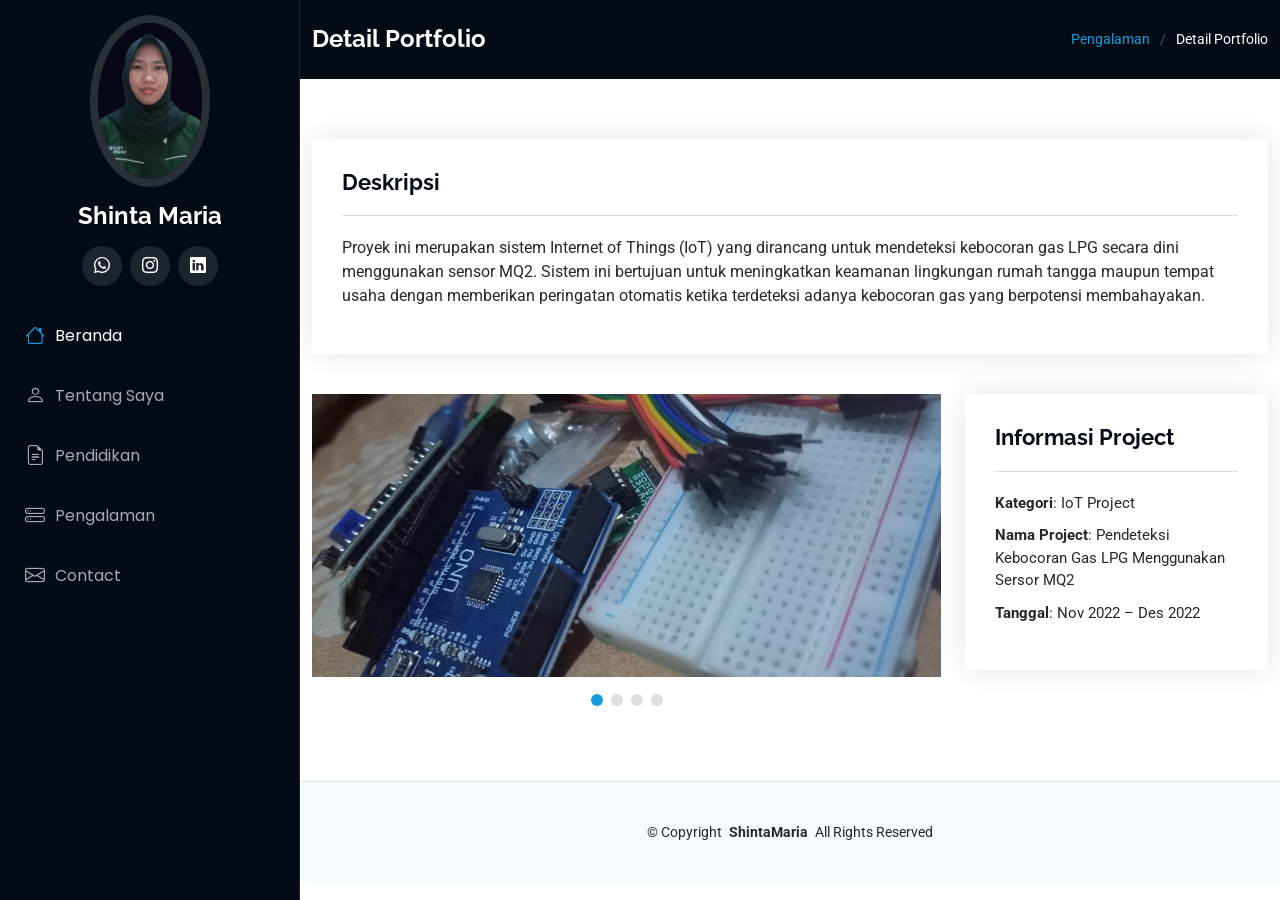
<file: Portofolio_Shinta/iot.html>
<!DOCTYPE html>
<html lang="en">

<head>
  <meta charset="utf-8">
  <meta content="width=device-width, initial-scale=1.0" name="viewport">
  <title>Detail Portfolio - ShintaMaria</title>
  <meta content="" name="description">
  <meta content="" name="keywords">

  <!-- Favicons -->
  <link href="assets/img/favicon.png" rel="icon">
  <link href="assets/img/apple-touch-icon.png" rel="apple-touch-icon">

  <!-- Fonts -->
  <link href="https://fonts.googleapis.com" rel="preconnect">
  <link href="https://fonts.gstatic.com" rel="preconnect" crossorigin>
  <link href="https://fonts.googleapis.com/css2?family=Roboto:ital,wght@0,100;0,300;0,400;0,500;0,700;0,900;1,100;1,300;1,400;1,500;1,700;1,900&family=Poppins:ital,wght@0,100;0,200;0,300;0,400;0,500;0,600;0,700;0,800;0,900;1,100;1,200;1,300;1,400;1,500;1,600;1,700;1,800;1,900&family=Raleway:ital,wght@0,100;0,200;0,300;0,400;0,500;0,600;0,700;0,800;0,900;1,100;1,200;1,300;1,400;1,500;1,600;1,700;1,800;1,900&display=swap" rel="stylesheet">

  <!-- Vendor CSS Files -->
  <link href="assets/vendor/bootstrap/css/bootstrap.min.css" rel="stylesheet">
  <link href="assets/vendor/bootstrap-icons/bootstrap-icons.css" rel="stylesheet">
  <link href="assets/vendor/aos/aos.css" rel="stylesheet">
  <link href="assets/vendor/glightbox/css/glightbox.min.css" rel="stylesheet">
  <link href="assets/vendor/swiper/swiper-bundle.min.css" rel="stylesheet">

  <!-- Main CSS File -->
  <link href="assets/css/main.css" rel="stylesheet">

  <!-- =======================================================
  * Template Name: iPortfolio
  * Template URL: https://bootstrapmade.com/iportfolio-bootstrap-portfolio-websites-template/
  * Updated: Jun 29 2024 with Bootstrap v5.3.3
  * Author: BootstrapMade.com
  * License: https://bootstrapmade.com/license/
  ======================================================== -->
</head>

<body class="portfolio-details-page">

  <header id="header" class="header dark-background d-flex flex-column">
    <i class="header-toggle d-xl-none bi bi-list"></i>

    <div class="profile-img">
      <img src="assets/img/profil.jpg" alt="" class="img-fluid rounded-circle">
    </div>

    <a href="index.html" class="logo d-flex align-items-center justify-content-center">
      <!-- Uncomment the line below if you also wish to use an image logo -->
      <!-- <img src="assets/img/logo.png" alt=""> -->
      <h1 class="sitename">Shinta Maria</h1>
    </a>

    <div class="social-links text-center">
      <a href="https://wa.me/082132679593" class="whatsapp"><i class="bi bi-whatsapp"></i></a>
      <a href="https://www.instagram.com/shin_tuy174?igsh=MXRqbTJxeG9rMzRyeg==" class="instagram"><i class="bi bi-instagram"></i></a>
      <a href="https://www.linkedin.com/in/shinta-maria-8167572b0/" class="linkedin"><i class="bi bi-linkedin"></i></a>
    </div>

    <nav id="navmenu" class="navmenu">
      <ul>
        <li><a href="index.html#hero" class="active"><i class="bi bi-house navicon"></i>Beranda</a></li>
        <li><a href="index.html#about"><i class="bi bi-person navicon"></i> Tentang Saya</a></li>
        <li><a href="index.html#resume"><i class="bi bi-file-earmark-text navicon"></i> Pendidikan</a></li>
        <li><a href="index.html#services"><i class="bi bi-hdd-stack navicon"></i> Pengalaman</a></li>
        <li><a href="index.html#contact"><i class="bi bi-envelope navicon"></i> Contact</a></li>
      </ul>
    </nav>

  </header>

  <main class="main">

    <!-- Page Title -->
    <div class="page-title dark-background">
      <div class="container d-lg-flex justify-content-between align-items-center">
        <h1 class="mb-2 mb-lg-0">Detail Portfolio</h1>
        <nav class="breadcrumbs">
          <ol>
            <li><a href="index.html#services">Pengalaman</a></li>
            <li class="current">Detail Portfolio</li>
          </ol>
        </nav>
      </div>
    </div><!-- End Page Title -->

    <!-- Portfolio Details Section -->
    <section id="portfolio-details" class="portfolio-details section">

      <div class="container" data-aos="fade-up" data-aos-delay="100">
        <div class="col-12">
          <div class="portfolio-info" style="margin-bottom: 40px;" data-aos="fade-up" data-aos-delay="300">
            <h3>Deskripsi</h3>
            <p>
              Proyek ini merupakan sistem Internet of Things (IoT) yang dirancang untuk mendeteksi kebocoran gas LPG secara dini menggunakan sensor MQ2. Sistem ini bertujuan untuk meningkatkan keamanan lingkungan rumah tangga maupun tempat usaha dengan memberikan peringatan otomatis ketika terdeteksi adanya kebocoran gas yang berpotensi membahayakan.
            </p>
          </div>
        </div>

        <div class="row gy-4">

          <div class="col-lg-8">
            <div class="portfolio-details-slider swiper init-swiper">

              <script type="application/json" class="swiper-config">
                {
                  "loop": true,
                  "speed": 600,
                  "autoplay": {
                    "delay": 2500
                  },
                  "slidesPerView": "auto",
                  "pagination": {
                    "el": ".swiper-pagination",
                    "type": "bullets",
                    "clickable": true
                  }
                }
              </script>

              <div class="swiper-wrapper align-items-center">

                <div class="swiper-slide">
                  <img src="assets/img/portfolio/iot1.jpg" alt="">
                </div>

                <div class="swiper-slide">
                  <img src="assets/img/portfolio/iot2.jpg" alt="">
                </div>

                <div class="swiper-slide">
                  <img src="assets/img/portfolio/iot3.jpg" alt="">
                </div>

                <div class="swiper-slide">
                  <img src="assets/img/portfolio/iot4.jpg" alt="">
                </div>

              </div>
              <div class="swiper-pagination"></div>
            </div>
          </div>

          <div class="col-lg-4">
            <div class="portfolio-info" data-aos="fade-up" data-aos-delay="200">
              <h3>Informasi Project</h3>
              <ul>
                <li><strong>Kategori</strong>: IoT Project</li>
                <li><strong>Nama Project</strong>: Pendeteksi Kebocoran Gas LPG Menggunakan Sersor MQ2</li>
                <li><strong>Tanggal</strong>: Nov 2022 – Des 2022</li>
                <!-- <li><strong>Dokumentasi</strong>: <a href="https://github.com/Shintuy/UMKM_B1/tree/main">github.com/Shintuy/UMKM_B1/tree/main</a></li> -->
              </ul>
            </div>
          </div>
        </div>

      </div>

    </section><!-- /Portfolio Details Section -->

  </main>

  <footer id="footer" class="footer position-relative light-background">

    <div class="container">
      <div class="copyright text-center ">
        <p>© <span>Copyright</span> <strong class="px-1 sitename">ShintaMaria</strong> <span>All Rights Reserved</span></p>
      </div>
      
    </div>

  </footer>

  <!-- Scroll Top -->
  <a href="#" id="scroll-top" class="scroll-top d-flex align-items-center justify-content-center"><i class="bi bi-arrow-up-short"></i></a>

  <!-- Preloader -->
  <div id="preloader"></div>

  <!-- Vendor JS Files -->
  <script src="assets/vendor/bootstrap/js/bootstrap.bundle.min.js"></script>
  <script src="assets/vendor/php-email-form/validate.js"></script>
  <script src="assets/vendor/aos/aos.js"></script>
  <script src="assets/vendor/typed.js/typed.umd.js"></script>
  <script src="assets/vendor/purecounter/purecounter_vanilla.js"></script>
  <script src="assets/vendor/waypoints/noframework.waypoints.js"></script>
  <script src="assets/vendor/glightbox/js/glightbox.min.js"></script>
  <script src="assets/vendor/imagesloaded/imagesloaded.pkgd.min.js"></script>
  <script src="assets/vendor/isotope-layout/isotope.pkgd.min.js"></script>
  <script src="assets/vendor/swiper/swiper-bundle.min.js"></script>

  <!-- Main JS File -->
  <script src="assets/js/main.js"></script>

</body>

</html>
</file>
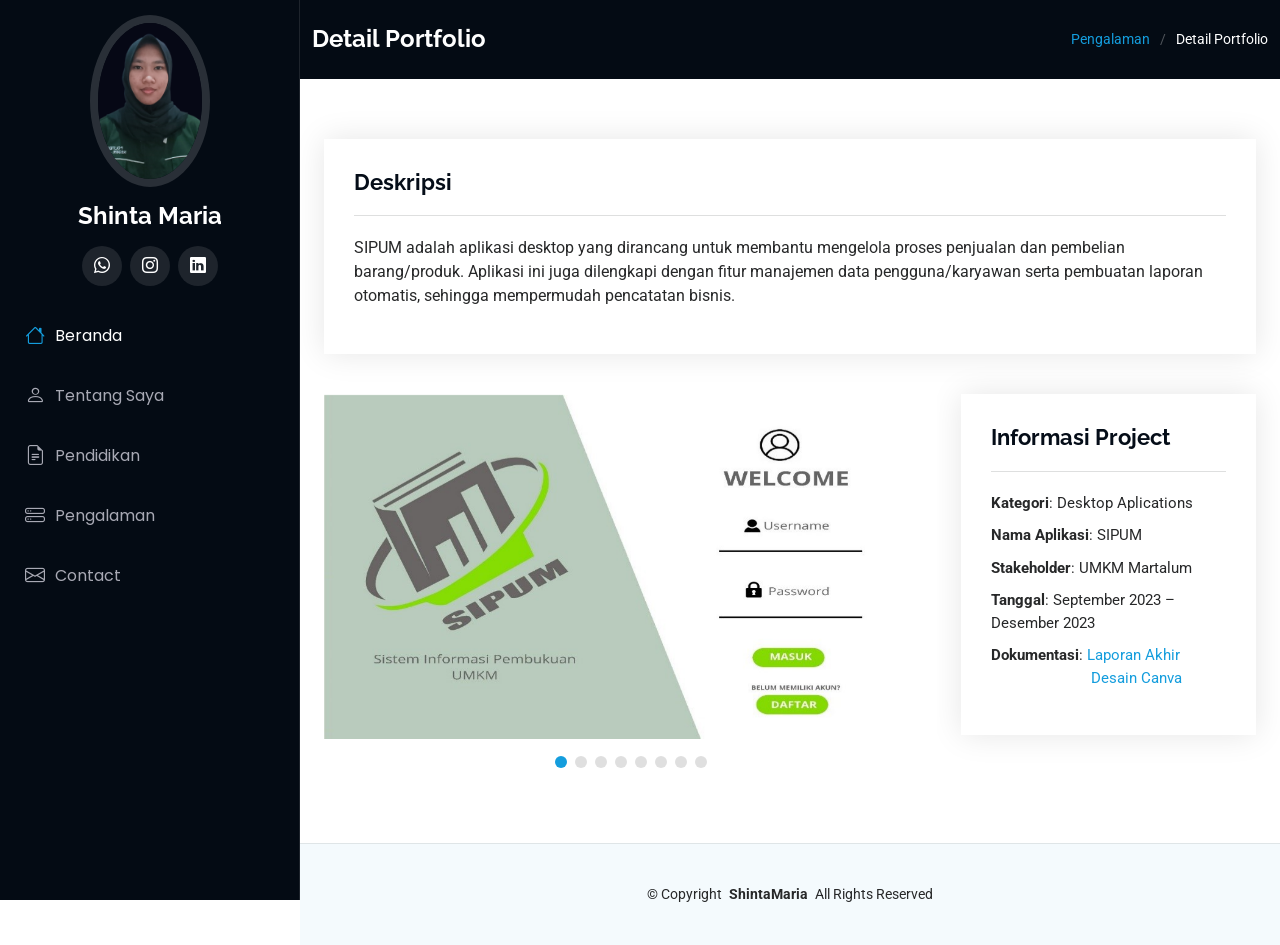
<file: Portofolio_Shinta/sipum.html>
<!DOCTYPE html>
<html lang="en">

<head>
  <meta charset="utf-8">
  <meta content="width=device-width, initial-scale=1.0" name="viewport">
  <title>Portfolio Details - iPortfolio Bootstrap Template</title>
  <meta content="" name="description">
  <meta content="" name="keywords">

  <!-- Favicons -->
  <link href="assets/img/favicon.png" rel="icon">
  <link href="assets/img/apple-touch-icon.png" rel="apple-touch-icon">

  <!-- Fonts -->
  <link href="https://fonts.googleapis.com" rel="preconnect">
  <link href="https://fonts.gstatic.com" rel="preconnect" crossorigin>
  <link href="https://fonts.googleapis.com/css2?family=Roboto:ital,wght@0,100;0,300;0,400;0,500;0,700;0,900;1,100;1,300;1,400;1,500;1,700;1,900&family=Poppins:ital,wght@0,100;0,200;0,300;0,400;0,500;0,600;0,700;0,800;0,900;1,100;1,200;1,300;1,400;1,500;1,600;1,700;1,800;1,900&family=Raleway:ital,wght@0,100;0,200;0,300;0,400;0,500;0,600;0,700;0,800;0,900;1,100;1,200;1,300;1,400;1,500;1,600;1,700;1,800;1,900&display=swap" rel="stylesheet">

  <!-- Vendor CSS Files -->
  <link href="assets/vendor/bootstrap/css/bootstrap.min.css" rel="stylesheet">
  <link href="assets/vendor/bootstrap-icons/bootstrap-icons.css" rel="stylesheet">
  <link href="assets/vendor/aos/aos.css" rel="stylesheet">
  <link href="assets/vendor/glightbox/css/glightbox.min.css" rel="stylesheet">
  <link href="assets/vendor/swiper/swiper-bundle.min.css" rel="stylesheet">

  <!-- Main CSS File -->
  <link href="assets/css/main.css" rel="stylesheet">

  <!-- =======================================================
  * Template Name: iPortfolio
  * Template URL: https://bootstrapmade.com/iportfolio-bootstrap-portfolio-websites-template/
  * Updated: Jun 29 2024 with Bootstrap v5.3.3
  * Author: BootstrapMade.com
  * License: https://bootstrapmade.com/license/
  ======================================================== -->
</head>

<body class="portfolio-details-page">

  <header id="header" class="header dark-background d-flex flex-column">
    <i class="header-toggle d-xl-none bi bi-list"></i>

    <div class="profile-img">
      <img src="assets/img/profil.jpg" alt="" class="img-fluid rounded-circle">
    </div>

    <a href="index.html" class="logo d-flex align-items-center justify-content-center">
      <!-- Uncomment the line below if you also wish to use an image logo -->
      <!-- <img src="assets/img/logo.png" alt=""> -->
      <h1 class="sitename">Shinta Maria</h1>
    </a>

    <div class="social-links text-center">
      <a href="https://wa.me/082132679593" class="whatsapp"><i class="bi bi-whatsapp"></i></a>
      <a href="https://www.instagram.com/shin_tuy174?igsh=MXRqbTJxeG9rMzRyeg==" class="instagram"><i class="bi bi-instagram"></i></a>
      <a href="https://www.linkedin.com/in/shinta-maria-8167572b0/" class="linkedin"><i class="bi bi-linkedin"></i></a>
    </div>

    <nav id="navmenu" class="navmenu">
      <ul>
        <li><a href="index.html#hero" class="active"><i class="bi bi-house navicon"></i>Beranda</a></li>
        <li><a href="index.html#about"><i class="bi bi-person navicon"></i> Tentang Saya</a></li>
        <li><a href="index.html#resume"><i class="bi bi-file-earmark-text navicon"></i> Pendidikan</a></li>
        <li><a href="index.html#services"><i class="bi bi-hdd-stack navicon"></i> Pengalaman</a></li>
        <li><a href="index.html#contact"><i class="bi bi-envelope navicon"></i> Contact</a></li>
      </ul>
    </nav>

  </header>

  <main class="main">

    <!-- Page Title -->
    <div class="page-title dark-background">
      <div class="container d-lg-flex justify-content-between align-items-center">
        <h1 class="mb-2 mb-lg-0">Detail Portfolio</h1>
        <nav class="breadcrumbs">
          <ol>
            <li><a href="index.html#services">Pengalaman</a></li>
            <li class="current">Detail Portfolio</li>
          </ol>
        </nav>
      </div>
    </div><!-- End Page Title -->

    <!-- Portfolio Details Section -->
    <section id="portfolio-details" class="portfolio-details section">

      <div class="container" data-aos="fade-up" data-aos-delay="100">
        <div class="container" data-aos="fade-up" data-aos-delay="100">
          <div class="col-12">
            <div class="portfolio-info" style="margin-bottom: 40px;" data-aos="fade-up" data-aos-delay="300">
              <h3>Deskripsi</h3>
              <p>
                SIPUM adalah aplikasi desktop yang dirancang untuk membantu mengelola proses penjualan dan pembelian barang/produk. Aplikasi ini juga dilengkapi dengan fitur manajemen data pengguna/karyawan serta pembuatan laporan otomatis, sehingga mempermudah pencatatan bisnis. 
              </p>
            </div>
          </div>

        <div class="row gy-4">

          <div class="col-lg-8">
            <div class="portfolio-details-slider swiper init-swiper">

              <script type="application/json" class="swiper-config">
                {
                  "loop": true,
                  "speed": 600,
                  "autoplay": {
                    "delay": 2500
                  },
                  "slidesPerView": "auto",
                  "pagination": {
                    "el": ".swiper-pagination",
                    "type": "bullets",
                    "clickable": true
                  }
                }
              </script>

              <div class="swiper-wrapper align-items-center">

                <div class="swiper-slide">
                  <img src="assets/img/portfolio/1.jpg" alt="">
                </div>

                <div class="swiper-slide">
                  <img src="assets/img/portfolio/2.jpg" alt="">
                </div>

                <div class="swiper-slide">
                  <img src="assets/img/portfolio/3.jpg" alt="">
                </div>

                <div class="swiper-slide">
                  <img src="assets/img/portfolio/4.jpg" alt="">
                </div>

                <div class="swiper-slide">
                    <img src="assets/img/portfolio/5.jpg" alt="">
                  </div>

                  <div class="swiper-slide">
                    <img src="assets/img/portfolio/6.jpg" alt="">
                  </div>

                  <div class="swiper-slide">
                    <img src="assets/img/portfolio/7.jpg" alt="">
                  </div>

                  <div class="swiper-slide">
                    <img src="assets/img/portfolio/8.jpg" alt="">
                  </div>

              </div>
              <div class="swiper-pagination"></div>
            </div>
          </div>

          <div class="col-lg-4">
            <div class="portfolio-info" data-aos="fade-up" data-aos-delay="200">
              <h3>Informasi Project</h3>
              <ul>
                <li><strong>Kategori</strong>: Desktop Aplications</li>
                <li><strong>Nama Aplikasi</strong>: SIPUM</li>
                <li><strong>Stakeholder</strong>: UMKM Martalum</li>
                <li><strong>Tanggal</strong>: September 2023 – Desember 2023</li>
                <li><strong>Dokumentasi</strong>: <a href="https://1drv.ms/w/s!Aoyzwos5NMlnoAZ4Md1WOtZMAxgA?e=E0SFDG">Laporan Akhir</a></li>

                <ul style="margin: 0; padding-left: 100px;">
                  <li><a href="https://www.canva.com/design/DAFy3qY2i1Q/zOTF8WnoxHMDTABPCd_jpw/edit?ui=eyJEIjp7IlAiOnsiQiI6ZmFsc2V9fX0">Desain Canva</a></li>
                </ul>
              </ul>
            </div>
            
          </div>

        </div>

      </div>

    </section><!-- /Portfolio Details Section -->

  </main>

  <footer id="footer" class="footer position-relative light-background">

    <div class="container">
      <div class="copyright text-center ">
        <p>© <span>Copyright</span> <strong class="px-1 sitename">ShintaMaria</strong> <span>All Rights Reserved</span></p>
      </div>
      
    </div>

  </footer>

  <!-- Scroll Top -->
  <a href="#" id="scroll-top" class="scroll-top d-flex align-items-center justify-content-center"><i class="bi bi-arrow-up-short"></i></a>

  <!-- Preloader -->
  <div id="preloader"></div>

  <!-- Vendor JS Files -->
  <script src="assets/vendor/bootstrap/js/bootstrap.bundle.min.js"></script>
  <script src="assets/vendor/php-email-form/validate.js"></script>
  <script src="assets/vendor/aos/aos.js"></script>
  <script src="assets/vendor/typed.js/typed.umd.js"></script>
  <script src="assets/vendor/purecounter/purecounter_vanilla.js"></script>
  <script src="assets/vendor/waypoints/noframework.waypoints.js"></script>
  <script src="assets/vendor/glightbox/js/glightbox.min.js"></script>
  <script src="assets/vendor/imagesloaded/imagesloaded.pkgd.min.js"></script>
  <script src="assets/vendor/isotope-layout/isotope.pkgd.min.js"></script>
  <script src="assets/vendor/swiper/swiper-bundle.min.js"></script>

  <!-- Main JS File -->
  <script src="assets/js/main.js"></script>

</body>

</html>
</file>
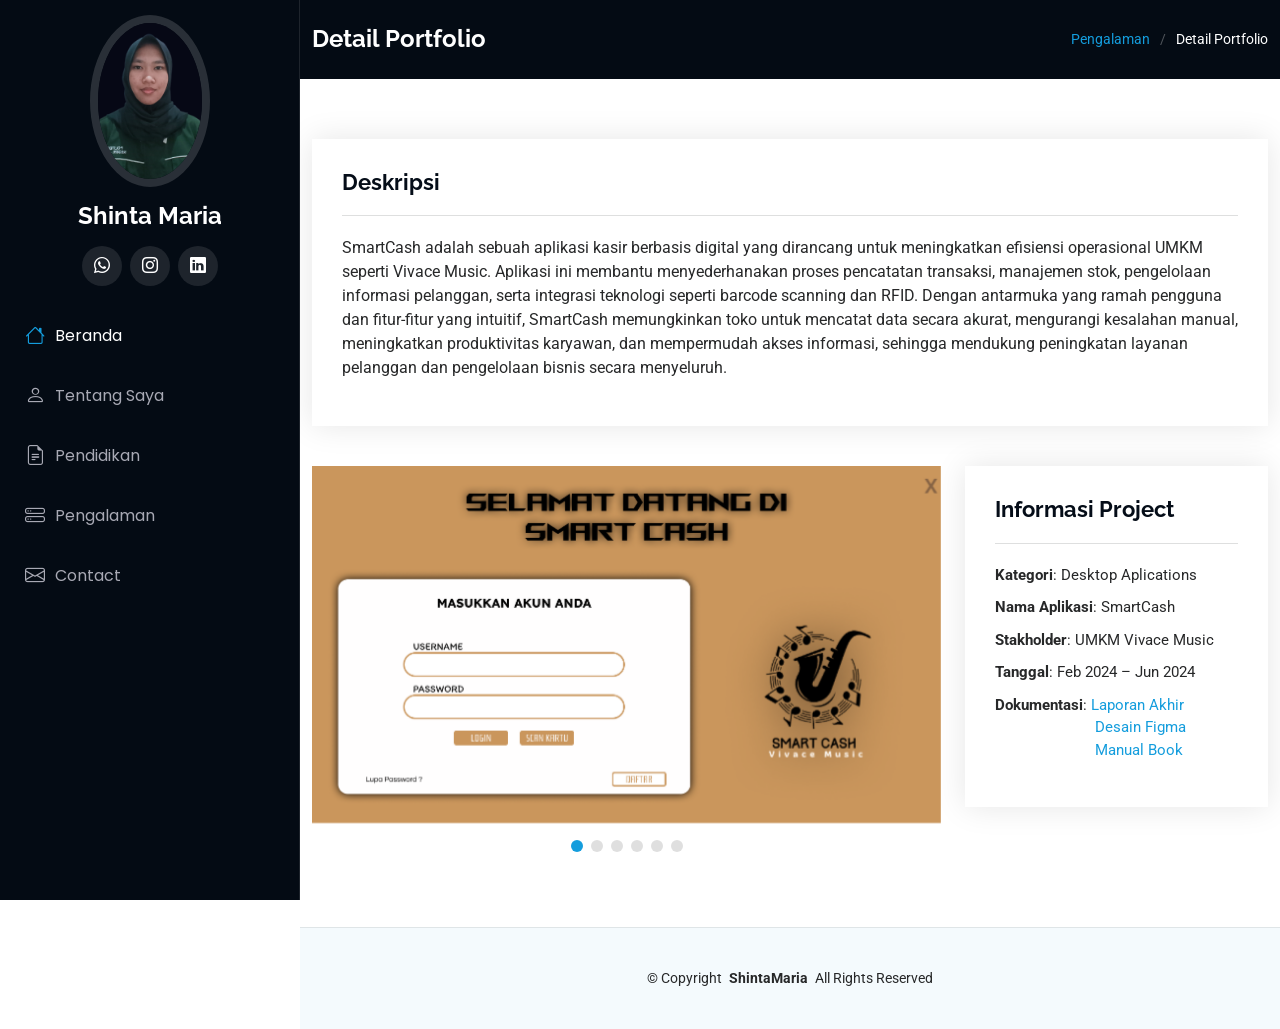
<file: Portofolio_Shinta/SmartCast.html>
<!DOCTYPE html>
<html lang="en">

<head>
  <meta charset="utf-8">
  <meta content="width=device-width, initial-scale=1.0" name="viewport">
  <title>Detail Portfolio - ShintaMaria</title>
  <meta content="" name="description">
  <meta content="" name="keywords">

  <!-- Favicons -->
  <link href="assets/img/favicon.png" rel="icon">
  <link href="assets/img/apple-touch-icon.png" rel="apple-touch-icon">

  <!-- Fonts -->
  <link href="https://fonts.googleapis.com" rel="preconnect">
  <link href="https://fonts.gstatic.com" rel="preconnect" crossorigin>
  <link href="https://fonts.googleapis.com/css2?family=Roboto:ital,wght@0,100;0,300;0,400;0,500;0,700;0,900;1,100;1,300;1,400;1,500;1,700;1,900&family=Poppins:ital,wght@0,100;0,200;0,300;0,400;0,500;0,600;0,700;0,800;0,900;1,100;1,200;1,300;1,400;1,500;1,600;1,700;1,800;1,900&family=Raleway:ital,wght@0,100;0,200;0,300;0,400;0,500;0,600;0,700;0,800;0,900;1,100;1,200;1,300;1,400;1,500;1,600;1,700;1,800;1,900&display=swap" rel="stylesheet">

  <!-- Vendor CSS Files -->
  <link href="assets/vendor/bootstrap/css/bootstrap.min.css" rel="stylesheet">
  <link href="assets/vendor/bootstrap-icons/bootstrap-icons.css" rel="stylesheet">
  <link href="assets/vendor/aos/aos.css" rel="stylesheet">
  <link href="assets/vendor/glightbox/css/glightbox.min.css" rel="stylesheet">
  <link href="assets/vendor/swiper/swiper-bundle.min.css" rel="stylesheet">

  <!-- Main CSS File -->
  <link href="assets/css/main.css" rel="stylesheet">

  <!-- =======================================================
  * Template Name: iPortfolio
  * Template URL: https://bootstrapmade.com/iportfolio-bootstrap-portfolio-websites-template/
  * Updated: Jun 29 2024 with Bootstrap v5.3.3
  * Author: BootstrapMade.com
  * License: https://bootstrapmade.com/license/
  ======================================================== -->
</head>

<body class="portfolio-details-page">

  <header id="header" class="header dark-background d-flex flex-column">
    <i class="header-toggle d-xl-none bi bi-list"></i>

    <div class="profile-img">
      <img src="assets/img/profil.jpg" alt="" class="img-fluid rounded-circle">
    </div>

    <a href="index.html" class="logo d-flex align-items-center justify-content-center">
      <!-- Uncomment the line below if you also wish to use an image logo -->
      <!-- <img src="assets/img/logo.png" alt=""> -->
      <h1 class="sitename">Shinta Maria</h1>
    </a>

    <div class="social-links text-center">
      <a href="https://wa.me/082132679593" class="whatsapp"><i class="bi bi-whatsapp"></i></a>
      <a href="https://www.instagram.com/shin_tuy174?igsh=MXRqbTJxeG9rMzRyeg==" class="instagram"><i class="bi bi-instagram"></i></a>
      <a href="https://www.linkedin.com/in/shinta-maria-8167572b0/" class="linkedin"><i class="bi bi-linkedin"></i></a>
    </div>

    <nav id="navmenu" class="navmenu">
      <ul>
        <li><a href="index.html#hero" class="active"><i class="bi bi-house navicon"></i>Beranda</a></li>
        <li><a href="index.html#about"><i class="bi bi-person navicon"></i> Tentang Saya</a></li>
        <li><a href="index.html#resume"><i class="bi bi-file-earmark-text navicon"></i> Pendidikan</a></li>
        <li><a href="index.html#services"><i class="bi bi-hdd-stack navicon"></i> Pengalaman</a></li>
        <li><a href="index.html#contact"><i class="bi bi-envelope navicon"></i> Contact</a></li>
      </ul>
    </nav>

  </header>

  <main class="main">

    <!-- Page Title -->
    <div class="page-title dark-background">
      <div class="container d-lg-flex justify-content-between align-items-center">
        <h1 class="mb-2 mb-lg-0">Detail Portfolio</h1>
        <nav class="breadcrumbs">
          <ol>
            <li><a href="index.html#services">Pengalaman</a></li>
            <li class="current">Detail Portfolio</li>
          </ol>
        </nav>
      </div>
    </div><!-- End Page Title -->

    <!-- Portfolio Details Section -->
    <section id="portfolio-details" class="portfolio-details section">

      <div class="container" data-aos="fade-up" data-aos-delay="100">
        <!-- Tambahkan deskripsi di baris penuh -->
          <div class="col-12">
            <div class="portfolio-info" style="margin-bottom: 40px;" data-aos="fade-up" data-aos-delay="300">
              <h3>Deskripsi</h3>
              <p>
                SmartCash adalah sebuah aplikasi kasir berbasis digital yang dirancang untuk meningkatkan efisiensi operasional UMKM seperti Vivace Music. Aplikasi ini membantu menyederhanakan proses pencatatan transaksi, manajemen stok, pengelolaan informasi pelanggan, serta integrasi teknologi seperti barcode scanning dan RFID. Dengan antarmuka yang ramah pengguna dan fitur-fitur yang intuitif, SmartCash memungkinkan toko untuk mencatat data secara akurat, mengurangi kesalahan manual, meningkatkan produktivitas karyawan, dan mempermudah akses informasi, sehingga mendukung peningkatan layanan pelanggan dan pengelolaan bisnis secara menyeluruh.
              </p>
            </div>
          </div>

        <div class="row gy-4">
          <div class="col-lg-8">
            <div class="portfolio-details-slider swiper init-swiper">

              <script type="application/json" class="swiper-config">
                {
                  "loop": true,
                  "speed": 600,
                  "autoplay": {
                    "delay": 2500
                  },
                  "slidesPerView": "auto",
                  "pagination": {
                    "el": ".swiper-pagination",
                    "type": "bullets",
                    "clickable": true
                  }
                }
              </script>

              <div class="swiper-wrapper align-items-center">

                <div class="swiper-slide">
                  <img src="assets/img/portfolio/S1.png" alt="">
                </div>

                <div class="swiper-slide">
                  <img src="assets/img/portfolio/S2.png" alt="">
                </div>

                <div class="swiper-slide">
                  <img src="assets/img/portfolio/S3.png" alt="">
                </div>

                <div class="swiper-slide">
                  <img src="assets/img/portfolio/S4.png" alt="">
                </div>

                <div class="swiper-slide">
                    <img src="assets/img/portfolio/S5.png" alt="">
                  </div>

                  <div class="swiper-slide">
                    <img src="assets/img/portfolio/S6.png" alt="">
                  </div>

              </div>
              <div class="swiper-pagination"></div>
            </div>
          </div>

          <div class="col-lg-4">
            <div class="portfolio-info" data-aos="fade-up" data-aos-delay="200">
              <h3>Informasi Project</h3>
              <ul>
                <li><strong>Kategori</strong>: Desktop Aplications</li>
                <li><strong>Nama Aplikasi</strong>: SmartCash</li>
                <li><strong>Stakholder</strong>: UMKM Vivace Music</li>
                <li><strong>Tanggal</strong>: Feb 2024 – Jun 2024</li>
                <li>
                    <li><strong>Dokumentasi</strong>: <a href="https://drive.google.com/file/d/1xxa6YVzV5h7rliixYMaYkEAqBqiib7gX/view?usp=sharing">Laporan Akhir</a></li>
                    
                    <ul style="margin: 0; padding-left: 100px;">
                      <li><a href="https://www.figma.com/file/XSEV3Yh6pZzsz0cbAem5aW/Untitled?type=design&node-id=0%3A1&mode=design&t=scXp57CBQzz6ZIW0-1">Desain Figma</a></li>
                    </ul>
                    <ul style="margin: 0; padding-left: 100px;">
                      <li><a href="https://drive.google.com/file/d/17dW-GsKBkvRL_jSEc8ySLdBBWXrIfjex/view?usp=sharing">Manual Book</a></li>
                    </ul>
                  </li>
                                  
              </ul>
            </div>
          </div>
          
          


        </div>

      </div>

    </section><!-- /Portfolio Details Section -->

  </main>

  <footer id="footer" class="footer position-relative light-background">

    <div class="container">
      <div class="copyright text-center ">
        <p>© <span>Copyright</span> <strong class="px-1 sitename">ShintaMaria</strong> <span>All Rights Reserved</span></p>
      </div>
      
    </div>

  </footer>

  <!-- Scroll Top -->
  <a href="#" id="scroll-top" class="scroll-top d-flex align-items-center justify-content-center"><i class="bi bi-arrow-up-short"></i></a>

  <!-- Preloader -->
  <div id="preloader"></div>

  <!-- Vendor JS Files -->
  <script src="assets/vendor/bootstrap/js/bootstrap.bundle.min.js"></script>
  <script src="assets/vendor/php-email-form/validate.js"></script>
  <script src="assets/vendor/aos/aos.js"></script>
  <script src="assets/vendor/typed.js/typed.umd.js"></script>
  <script src="assets/vendor/purecounter/purecounter_vanilla.js"></script>
  <script src="assets/vendor/waypoints/noframework.waypoints.js"></script>
  <script src="assets/vendor/glightbox/js/glightbox.min.js"></script>
  <script src="assets/vendor/imagesloaded/imagesloaded.pkgd.min.js"></script>
  <script src="assets/vendor/isotope-layout/isotope.pkgd.min.js"></script>
  <script src="assets/vendor/swiper/swiper-bundle.min.js"></script>

  <!-- Main JS File -->
  <script src="assets/js/main.js"></script>

</body>

</html>
</file>
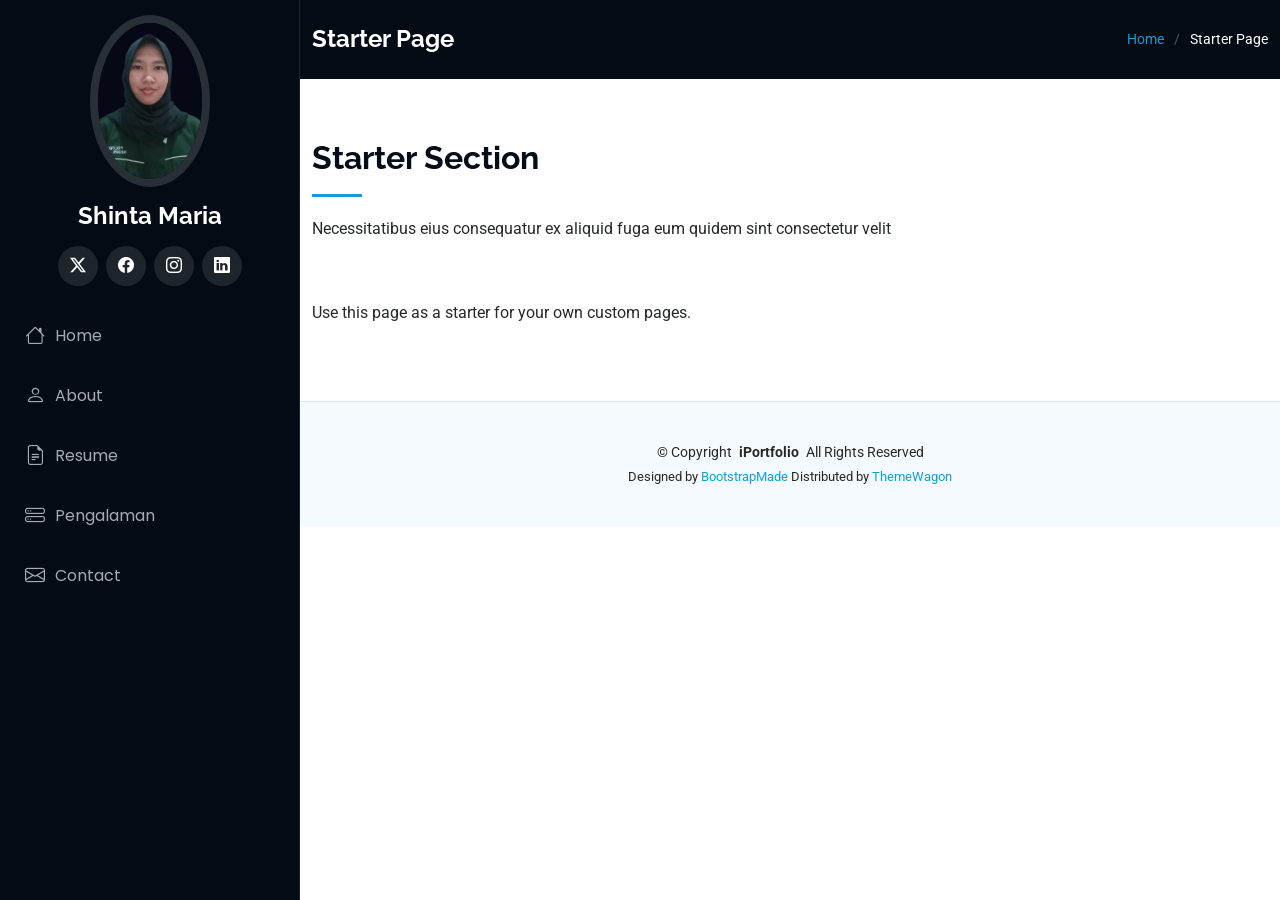
<file: Portofolio_Shinta/starter-page.html>
<!DOCTYPE html>
<html lang="en">

<head>
  <meta charset="utf-8">
  <meta content="width=device-width, initial-scale=1.0" name="viewport">
  <title>Starter Page - iPortfolio Bootstrap Template</title>
  <meta content="" name="description">
  <meta content="" name="keywords">

  <!-- Favicons -->
  <link href="assets/img/favicon.png" rel="icon">
  <link href="assets/img/apple-touch-icon.png" rel="apple-touch-icon">

  <!-- Fonts -->
  <link href="https://fonts.googleapis.com" rel="preconnect">
  <link href="https://fonts.gstatic.com" rel="preconnect" crossorigin>
  <link href="https://fonts.googleapis.com/css2?family=Roboto:ital,wght@0,100;0,300;0,400;0,500;0,700;0,900;1,100;1,300;1,400;1,500;1,700;1,900&family=Poppins:ital,wght@0,100;0,200;0,300;0,400;0,500;0,600;0,700;0,800;0,900;1,100;1,200;1,300;1,400;1,500;1,600;1,700;1,800;1,900&family=Raleway:ital,wght@0,100;0,200;0,300;0,400;0,500;0,600;0,700;0,800;0,900;1,100;1,200;1,300;1,400;1,500;1,600;1,700;1,800;1,900&display=swap" rel="stylesheet">

  <!-- Vendor CSS Files -->
  <link href="assets/vendor/bootstrap/css/bootstrap.min.css" rel="stylesheet">
  <link href="assets/vendor/bootstrap-icons/bootstrap-icons.css" rel="stylesheet">
  <link href="assets/vendor/aos/aos.css" rel="stylesheet">
  <link href="assets/vendor/glightbox/css/glightbox.min.css" rel="stylesheet">
  <link href="assets/vendor/swiper/swiper-bundle.min.css" rel="stylesheet">

  <!-- Main CSS File -->
  <link href="assets/css/main.css" rel="stylesheet">

  <!-- =======================================================
  * Template Name: iPortfolio
  * Template URL: https://bootstrapmade.com/iportfolio-bootstrap-portfolio-websites-template/
  * Updated: Jun 29 2024 with Bootstrap v5.3.3
  * Author: BootstrapMade.com
  * License: https://bootstrapmade.com/license/
  ======================================================== -->
</head>

<body class="starter-page-page">

  <header id="header" class="header dark-background d-flex flex-column">
    <i class="header-toggle d-xl-none bi bi-list"></i>

    <div class="profile-img">
      <img src="assets/img/profil.jpg" alt="" class="img-fluid rounded-circle">
    </div>

    <a href="index.html" class="logo d-flex align-items-center justify-content-center">
      <!-- Uncomment the line below if you also wish to use an image logo -->
      <!-- <img src="assets/img/logo.png" alt=""> -->
      <h1 class="sitename">Shinta Maria</h1>
    </a>

    <div class="social-links text-center">
      <a href="#" class="twitter"><i class="bi bi-twitter-x"></i></a>
      <a href="#" class="facebook"><i class="bi bi-facebook"></i></a>
      <a href="#" class="instagram"><i class="bi bi-instagram"></i></a>
      <!-- <a href="#" class="google-plus"><i class="bi bi-skype"></i></a> -->
      <a href="#" class="linkedin"><i class="bi bi-linkedin"></i></a>
    </div>

    <nav id="navmenu" class="navmenu">
      <ul>
        <li><a href="#hero"><i class="bi bi-house navicon"></i>Home</a></li>
        <li><a href="#about"><i class="bi bi-person navicon"></i> About</a></li>
        <li><a href="#resume"><i class="bi bi-file-earmark-text navicon"></i> Resume</a></li>
        <li><a href="#services"><i class="bi bi-hdd-stack navicon"></i> Pengalaman</a></li>
        <li><a href="#contact"><i class="bi bi-envelope navicon"></i> Contact</a></li>
      </ul>
    </nav>

  </header>

  <main class="main">

    <!-- Page Title -->
    <div class="page-title dark-background">
      <div class="container d-lg-flex justify-content-between align-items-center">
        <h1 class="mb-2 mb-lg-0">Starter Page</h1>
        <nav class="breadcrumbs">
          <ol>
            <li><a href="index.html">Home</a></li>
            <li class="current">Starter Page</li>
          </ol>
        </nav>
      </div>
    </div><!-- End Page Title -->

    <!-- Starter Section Section -->
    <section id="starter-section" class="starter-section section">

      <!-- Section Title -->
      <div class="container section-title" data-aos="fade-up">
        <h2>Starter Section</h2>
        <p>Necessitatibus eius consequatur ex aliquid fuga eum quidem sint consectetur velit</p>
      </div><!-- End Section Title -->

      <div class="container" data-aos="fade-up">
        <p>Use this page as a starter for your own custom pages.</p>
      </div>

    </section><!-- /Starter Section Section -->

  </main>

  <footer id="footer" class="footer position-relative light-background">

    <div class="container">
      <div class="copyright text-center ">
        <p>© <span>Copyright</span> <strong class="px-1 sitename">iPortfolio</strong> <span>All Rights Reserved</span></p>
      </div>
      <div class="credits">
        <!-- All the links in the footer should remain intact. -->
        <!-- You can delete the links only if you've purchased the pro version. -->
        <!-- Licensing information: https://bootstrapmade.com/license/ -->
        <!-- Purchase the pro version with working PHP/AJAX contact form: [buy-url] -->
        Designed by <a href="https://bootstrapmade.com/">BootstrapMade</a> Distributed by <a href="https://themewagon.com">ThemeWagon</a>
      </div>
    </div>

  </footer>

  <!-- Scroll Top -->
  <a href="#" id="scroll-top" class="scroll-top d-flex align-items-center justify-content-center"><i class="bi bi-arrow-up-short"></i></a>

  <!-- Preloader -->
  <div id="preloader"></div>

  <!-- Vendor JS Files -->
  <script src="assets/vendor/bootstrap/js/bootstrap.bundle.min.js"></script>
  <script src="assets/vendor/php-email-form/validate.js"></script>
  <script src="assets/vendor/aos/aos.js"></script>
  <script src="assets/vendor/typed.js/typed.umd.js"></script>
  <script src="assets/vendor/purecounter/purecounter_vanilla.js"></script>
  <script src="assets/vendor/waypoints/noframework.waypoints.js"></script>
  <script src="assets/vendor/glightbox/js/glightbox.min.js"></script>
  <script src="assets/vendor/imagesloaded/imagesloaded.pkgd.min.js"></script>
  <script src="assets/vendor/isotope-layout/isotope.pkgd.min.js"></script>
  <script src="assets/vendor/swiper/swiper-bundle.min.js"></script>

  <!-- Main JS File -->
  <script src="assets/js/main.js"></script>

</body>

</html>
</file>
<file: Portofolio_Shinta/assets/css/main.css>
/**
* Template Name: iPortfolio
* Template URL: https://bootstrapmade.com/iportfolio-bootstrap-portfolio-websites-template/
* Updated: Jun 29 2024 with Bootstrap v5.3.3
* Author: BootstrapMade.com
* License: https://bootstrapmade.com/license/
*/

/*--------------------------------------------------------------
# Font & Color Variables
# Help: https://bootstrapmade.com/color-system/
--------------------------------------------------------------*/
/* Fonts */
:root {
  --default-font: "Roboto",  system-ui, -apple-system, "Segoe UI", Roboto, "Helvetica Neue", Arial, "Noto Sans", "Liberation Sans", sans-serif, "Apple Color Emoji", "Segoe UI Emoji", "Segoe UI Symbol", "Noto Color Emoji";
  --heading-font: "Raleway",  sans-serif;
  --nav-font: "Poppins",  sans-serif;
}

/* Global Colors - The following color variables are used throughout the website. Updating them here will change the color scheme of the entire website */
:root { 
  --background-color: #ffffff; /* Background color for the entire website, including individual sections */
  --default-color: #272829; /* Default color used for the majority of the text content across the entire website */
  --heading-color: #050d18; /* Color for headings, subheadings and title throughout the website */
  --accent-color: #149ddd; /* Accent color that represents your brand on the website. It's used for buttons, links, and other elements that need to stand out */
  --surface-color: #ffffff; /* The surface color is used as a background of boxed elements within sections, such as cards, icon boxes, or other elements that require a visual separation from the global background. */
  --contrast-color: #ffffff; /* Contrast color for text, ensuring readability against backgrounds of accent, heading, or default colors. */
}

/* Nav Menu Colors - The following color variables are used specifically for the navigation menu. They are separate from the global colors to allow for more customization options */
:root {
  --nav-color: #a8a9b4;  /* The default color of the main navmenu links */
  --nav-hover-color: #ffffff; /* Applied to main navmenu links when they are hovered over or active */
  --nav-mobile-background-color: #040b14; /* Used as the background color for mobile navigation menu */
  --nav-dropdown-background-color: #040b14; /* Used as the background color for dropdown items that appear when hovering over primary navigation items */
  --nav-dropdown-color: #a8a9b4; /* Used for navigation links of the dropdown items in the navigation menu. */
  --nav-dropdown-hover-color: #ffffff; /* Similar to --nav-hover-color, this color is applied to dropdown navigation links when they are hovered over. */
}

/* Color Presets - These classes override global colors when applied to any section or element, providing reuse of the sam color scheme. */

.light-background {
  --background-color: #f4fafd;
  --surface-color: #ffffff;
}

.dark-background {
  --background-color: #040b14;
  --default-color: #ffffff;
  --heading-color: #ffffff;
  --surface-color: #151f2b;
  --contrast-color: #ffffff;
}

/* Smooth scroll */
:root {
  scroll-behavior: smooth;
}

/*--------------------------------------------------------------
# General Styling & Shared Classes
--------------------------------------------------------------*/
body {
  color: var(--default-color);
  background-color: var(--background-color);
  font-family: var(--default-font);
}

a {
  color: var(--accent-color);
  text-decoration: none;
  transition: 0.3s;
}

a:hover {
  color: color-mix(in srgb, var(--accent-color), transparent 25%);
  text-decoration: none;
}

h1,
h2,
h3,
h4,
h5,
h6 {
  color: var(--heading-color);
  font-family: var(--heading-font);
}

/* PHP Email Form Messages
------------------------------*/
.php-email-form .error-message {
  display: none;
  background: #df1529;
  color: #ffffff;
  text-align: left;
  padding: 15px;
  margin-bottom: 24px;
  font-weight: 600;
}

.php-email-form .sent-message {
  display: none;
  color: #ffffff;
  background: #059652;
  text-align: center;
  padding: 15px;
  margin-bottom: 24px;
  font-weight: 600;
}

.php-email-form .loading {
  display: none;
  background: var(--surface-color);
  text-align: center;
  padding: 15px;
  margin-bottom: 24px;
}

.php-email-form .loading:before {
  content: "";
  display: inline-block;
  border-radius: 50%;
  width: 24px;
  height: 24px;
  margin: 0 10px -6px 0;
  border: 3px solid var(--accent-color);
  border-top-color: var(--surface-color);
  animation: php-email-form-loading 1s linear infinite;
}

@keyframes php-email-form-loading {
  0% {
    transform: rotate(0deg);
  }

  100% {
    transform: rotate(360deg);
  }
}

/*--------------------------------------------------------------
# Global Header
--------------------------------------------------------------*/
.header {
  color: var(--default-color);
  background-color: var(--background-color);
  position: fixed;
  top: 0;
  left: 0;
  bottom: 0;
  padding: 0 15px;
  width: 300px;
  transition: all ease-in-out 0.3s;
  overflow-y: auto;
  z-index: 997;
  border-right: 1px solid color-mix(in srgb, var(--default-color), transparent 90%);
}

.header .profile-img img {
  margin: 15px auto;
  display: block;
  width: 120px;
  border: 8px solid color-mix(in srgb, var(--default-color), transparent 85%);
}

.header .logo {
  line-height: 1;
  margin-bottom: 15px;
}

.header .logo img {
  max-height: 32px;
  margin-right: 8px;
}

.header .logo h1 {
  font-size: 24px;
  margin: 0;
  font-weight: 700;
  color: var(--heading-color);
}

.header .social-links {
  margin: 0 0 20px 0;
}

.header .social-links a {
  font-size: 16px;
  display: inline-flex;
  align-items: center;
  justify-content: center;
  background: color-mix(in srgb, var(--default-color), transparent 90%);
  color: var(--default-color);
  margin: 0 2px;
  border-radius: 50%;
  text-align: center;
  width: 40px;
  height: 40px;
  transition: 0.3s;
}

.header .social-links a:hover {
  color: var(--contrast-color);
  background: var(--accent-color);
}

@media (min-width: 1200px) {

  .header~main,
  .header~#footer {
    margin-left: 300px;
  }
}

@media (max-width: 1199px) {
  .header {
    left: -100%;
  }
}

.header.header-show {
  left: 0;
}

.header .header-toggle {
  color: var(--contrast-color);
  background-color: var(--accent-color);
  font-size: 22px;
  display: flex;
  align-items: center;
  justify-content: center;
  width: 40px;
  height: 40px;
  border-radius: 50%;
  cursor: pointer;
  position: fixed;
  top: 15px;
  right: 15px;
  z-index: 9999;
  transition: background-color 0.3s;
}

.header .header-toggle:hover {
  color: var(--contrast-color);
  background-color: color-mix(in srgb, var(--accent-color) 90%, white 15%);
}

/*--------------------------------------------------------------
# Navigation Menu
--------------------------------------------------------------*/
.mobile-nav-toggle {
  display: none;
}

.navmenu {
  padding: 0;
  z-index: 9997;
}

.navmenu ul {
  list-style: none;
  padding: 0 0 20px 0;
  margin: 0;
}

.navmenu a,
.navmenu a:focus {
  color: var(--nav-color);
  padding: 15px 10px;
  font-family: var(--nav-font);
  font-size: 16px;
  font-weight: 400;
  display: flex;
  align-items: center;
  white-space: nowrap;
  transition: 0.3s;
  width: 100%;
}

.navmenu a .navicon,
.navmenu a:focus .navicon {
  font-size: 20px;
  margin-right: 10px;
}

.navmenu a .toggle-dropdown,
.navmenu a:focus .toggle-dropdown {
  font-size: 12px;
  line-height: 0;
  margin-left: auto;
  width: 30px;
  height: 30px;
  display: flex;
  align-items: center;
  justify-content: center;
  border-radius: 50%;
  transition: 0.3s;
  flex-shrink: 0;
  background-color: color-mix(in srgb, var(--accent-color), transparent 90%);
}

.navmenu a .toggle-dropdown:hover,
.navmenu a:focus .toggle-dropdown:hover {
  background-color: var(--accent-color);
  color: var(--contrast-color);
}

.navmenu a:hover,
.navmenu .active,
.navmenu .active:focus {
  color: var(--nav-hover-color);
}

.navmenu a:hover .navicon,
.navmenu .active .navicon,
.navmenu .active:focus .navicon {
  color: var(--accent-color);
}

.navmenu .active .toggle-dropdown,
.navmenu .active:focus .toggle-dropdown {
  background-color: var(--accent-color);
  color: var(--contrast-color);
  transform: rotate(180deg);
}

.navmenu .dropdown {
  display: block;
}

.navmenu .dropdown a,
.navmenu .dropdown a:focus {
  color: --nav-dropdown-color;
}

.navmenu .dropdown a:hover,
.navmenu .dropdown .active,
.navmenu .dropdown .active:focus {
  color: var(--nav-dropdown-hover-color);
}

.navmenu .dropdown ul {
  position: static;
  display: none;
  z-index: 99;
  padding: 5px 10px;
  margin: 5px 10px;
  background-color: var(--nav-dropdown-background-color);
  border: 1px solid color-mix(in srgb, var(--default-color), transparent 90%);
  box-shadow: none;
  transition: all 0.5s ease-in-out;
}

.navmenu .dropdown ul ul {
  background-color: rgba(33, 37, 41, 0.1);
}

.navmenu .dropdown>.dropdown-active {
  display: block;
  background-color: rgba(33, 37, 41, 0.03);
}

/*--------------------------------------------------------------
# Global Footer
--------------------------------------------------------------*/
.footer {
  color: var(--default-color);
  background-color: var(--background-color);
  font-size: 14px;
  padding: 40px 0;
  position: relative;
  border-top: 1px solid color-mix(in srgb, var(--default-color), transparent 90%);
}

.footer .copyright p {
  margin-bottom: 0;
}

.footer .credits {
  margin-top: 4px;
  font-size: 13px;
  text-align: center;
}

/*--------------------------------------------------------------
# Preloader
--------------------------------------------------------------*/
#preloader {
  position: fixed;
  inset: 0;
  z-index: 999999;
  overflow: hidden;
  background: var(--background-color);
  transition: all 0.6s ease-out;
}

#preloader:before {
  content: "";
  position: fixed;
  top: calc(50% - 30px);
  left: calc(50% - 30px);
  border: 6px solid #ffffff;
  border-color: var(--accent-color) transparent var(--accent-color) transparent;
  border-radius: 50%;
  width: 60px;
  height: 60px;
  animation: animate-preloader 1.5s linear infinite;
}

@keyframes animate-preloader {
  0% {
    transform: rotate(0deg);
  }

  100% {
    transform: rotate(360deg);
  }
}

/*--------------------------------------------------------------
# Scroll Top Button
--------------------------------------------------------------*/
.scroll-top {
  position: fixed;
  visibility: hidden;
  opacity: 0;
  right: 15px;
  bottom: -15px;
  z-index: 99999;
  background-color: var(--accent-color);
  width: 44px;
  height: 44px;
  border-radius: 50px;
  transition: all 0.4s;
}

.scroll-top i {
  font-size: 24px;
  color: var(--contrast-color);
  line-height: 0;
}

.scroll-top:hover {
  background-color: color-mix(in srgb, var(--accent-color), transparent 20%);
  color: var(--contrast-color);
}

.scroll-top.active {
  visibility: visible;
  opacity: 1;
  bottom: 15px;
}

/*--------------------------------------------------------------
# Disable aos animation delay on mobile devices
--------------------------------------------------------------*/
@media screen and (max-width: 768px) {
  [data-aos-delay] {
    transition-delay: 0 !important;
  }
}

/*--------------------------------------------------------------
# Global Page Titles & Breadcrumbs
--------------------------------------------------------------*/
.page-title {
  color: var(--default-color);
  background-color: var(--background-color);
  padding: 25px 0;
  position: relative;
}

.page-title h1 {
  font-size: 24px;
  font-weight: 700;
}

.page-title .breadcrumbs ol {
  display: flex;
  flex-wrap: wrap;
  list-style: none;
  padding: 0;
  margin: 0;
  font-size: 14px;
  font-weight: 400;
}

.page-title .breadcrumbs ol li+li {
  padding-left: 10px;
}

.page-title .breadcrumbs ol li+li::before {
  content: "/";
  display: inline-block;
  padding-right: 10px;
  color: color-mix(in srgb, var(--default-color), transparent 70%);
}

/*--------------------------------------------------------------
# Global Sections
--------------------------------------------------------------*/
section,
.section {
  color: var(--default-color);
  background-color: var(--background-color);
  padding: 60px 0;
  overflow: clip;
}

/*--------------------------------------------------------------
# Global Section Titles
--------------------------------------------------------------*/
.section-title {
  padding-bottom: 60px;
  position: relative;
}

.section-title h2 {
  font-size: 32px;
  font-weight: 700;
  margin-bottom: 20px;
  padding-bottom: 20px;
  position: relative;
}

.section-title h2:after {
  content: "";
  position: absolute;
  display: block;
  width: 50px;
  height: 3px;
  background: var(--accent-color);
  left: 0;
  bottom: 0;
}

.section-title p {
  margin-bottom: 0;
}

/*--------------------------------------------------------------
# Hero Section
--------------------------------------------------------------*/
.hero {
  width: 100%;
  min-height: 100vh;
  position: relative;
  padding: 80px 0;
  display: flex;
  align-items: center;
  justify-content: center;
}

.hero img {
  position: absolute;
  inset: 0;
  display: block;
  width: 100%;
  height: 100%;
  object-fit: cover;
  z-index: 1;
}

.hero:before {
  content: "";
  background: color-mix(in srgb, var(--background-color), transparent 70%);
  position: absolute;
  inset: 0;
  z-index: 2;
}

.hero .container {
  position: relative;
  z-index: 3;
}

.hero h2 {
  margin: 0;
  font-size: 64px;
  font-weight: 700;
}

.hero p {
  margin: 5px 0 0 0;
  font-size: 26px;
}

.hero p span {
  letter-spacing: 1px;
  border-bottom: 2px solid var(--accent-color);
}

.hero .social-links {
  margin-top: 25px;
}

.hero .social-links a {
  font-size: 24px;
  display: inline-block;
  color: color-mix(in srgb, var(--default-color), transparent 50%);
  line-height: 1;
  margin-right: 20px;
  transition: 0.3s;
}

.hero .social-links a:hover {
  color: var(--accent-color);
}

@media (max-width: 768px) {
  .hero h2 {
    font-size: 32px;
  }

  .hero p {
    font-size: 20px;
  }
}

/*--------------------------------------------------------------
# About Section
--------------------------------------------------------------*/
.about .content h2 {
  font-weight: 700;
  font-size: 24px;
}

.about .content ul {
  list-style: none;
  padding: 0;
}

.about .content ul li {
  margin-bottom: 20px;
  display: flex;
  align-items: center;
}

.about .content ul strong {
  margin-right: 10px;
}

.about .content ul i {
  font-size: 16px;
  margin-right: 5px;
  color: var(--accent-color);
  line-height: 0;
}

/*--------------------------------------------------------------
# Stats Section
--------------------------------------------------------------*/
.stats .stats-item {
  padding: 30px;
  width: 100%;
}

.stats .stats-item i {
  color: var(--accent-color);
  display: block;
  font-size: 44px;
  float: left;
  line-height: 0;
}

.stats .stats-item .purecounter {
  color: var(--heading-color);
  font-size: 48px;
  line-height: 40px;
  display: block;
  font-weight: 700;
  margin-left: 60px;
}

.stats .stats-item p {
  color: color-mix(in srgb, var(--default-color), transparent 40%);
  padding: 15px 0 0 0;
  margin: 0 0 0 60px;
  font-family: var(--heading-font);
  font-size: 14px;
}

/*--------------------------------------------------------------
# Skills Section
--------------------------------------------------------------*/
.skills .progress {
  height: 60px;
  display: block;
  background: none;
  border-radius: 0;
}

.skills .progress .skill {
  color: var(--heading-color);
  padding: 0;
  margin: 0 0 6px 0;
  text-transform: uppercase;
  display: block;
  font-weight: 600;
  font-family: var(--heading-font);
}

.skills .progress .skill .val {
  float: right;
  font-style: normal;
}

.skills .progress-bar-wrap {
  background: color-mix(in srgb, var(--default-color), transparent 90%);
  height: 10px;
}

.skills .progress-bar {
  width: 1px;
  height: 10px;
  transition: 0.9s;
  background-color: var(--accent-color);
}

/*--------------------------------------------------------------
# Resume Section
--------------------------------------------------------------*/
.resume .resume-title {
  color: var(--heading-color);
  font-size: 26px;
  font-weight: 700;
  margin-top: 20px;
  margin-bottom: 20px;
}

.resume .resume-item {
  padding: 0 0 20px 20px;
  margin-top: -2px;
  border-left: 2px solid var(--accent-color);
  position: relative;
}

.resume .resume-item h4 {
  line-height: 18px;
  font-size: 18px;
  font-weight: 600;
  text-transform: uppercase;
  color: color-mix(in srgb, var(--default-color), transparent 20%);
  margin-bottom: 10px;
}

.resume .resume-item h5 {
  font-size: 16px;
  padding: 5px 15px;
  display: inline-block;
  font-weight: 600;
  margin-bottom: 10px;
}

.resume .resume-item ul {
  padding-left: 20px;
}

.resume .resume-item ul li {
  padding-bottom: 10px;
}

.resume .resume-item:last-child {
  padding-bottom: 0;
}

.resume .resume-item::before {
  content: "";
  position: absolute;
  width: 16px;
  height: 16px;
  border-radius: 50px;
  left: -9px;
  top: 0;
  background: var(--background-color);
  border: 2px solid var(--accent-color);
}

/*--------------------------------------------------------------
# Portfolio Section
--------------------------------------------------------------*/
.portfolio .portfolio-filters {
  padding: 0;
  margin: 0 auto 20px auto;
  list-style: none;
  text-align: center;
}

.portfolio .portfolio-filters li {
  cursor: pointer;
  display: inline-block;
  padding: 0;
  font-size: 14px;
  font-weight: 400;
  margin: 0 10px;
  line-height: 1;
  text-transform: uppercase;
  margin-bottom: 10px;
  transition: all 0.3s ease-in-out;
}

.portfolio .portfolio-filters li:hover,
.portfolio .portfolio-filters li.filter-active {
  color: var(--accent-color);
}

.portfolio .portfolio-filters li:first-child {
  margin-left: 0;
}

.portfolio .portfolio-filters li:last-child {
  margin-right: 0;
}

@media (max-width: 575px) {
  .portfolio .portfolio-filters li {
    font-size: 14px;
    margin: 0 5px;
  }
}

.portfolio .portfolio-content {
  position: relative;
  overflow: hidden;
}

.portfolio .portfolio-content img {
  transition: 0.3s;
}

.portfolio .portfolio-content .portfolio-info {
  opacity: 0;
  position: absolute;
  inset: 0;
  z-index: 3;
  transition: all ease-in-out 0.3s;
  background: rgba(0, 0, 0, 0.6);
  padding: 15px;
}

.portfolio .portfolio-content .portfolio-info h4 {
  font-size: 14px;
  padding: 5px 10px;
  font-weight: 400;
  color: #ffffff;
  display: inline-block;
  background-color: var(--accent-color);
}

.portfolio .portfolio-content .portfolio-info p {
  position: absolute;
  bottom: 10px;
  text-align: center;
  display: inline-block;
  left: 0;
  right: 0;
  font-size: 16px;
  font-weight: 600;
  color: rgba(255, 255, 255, 0.8);
}

.portfolio .portfolio-content .portfolio-info .preview-link,
.portfolio .portfolio-content .portfolio-info .details-link {
  position: absolute;
  left: calc(50% - 40px);
  font-size: 26px;
  top: calc(50% - 14px);
  color: #fff;
  transition: 0.3s;
  line-height: 1.2;
}

.portfolio .portfolio-content .portfolio-info .preview-link:hover,
.portfolio .portfolio-content .portfolio-info .details-link:hover {
  color: var(--accent-color);
}

.portfolio .portfolio-content .portfolio-info .details-link {
  left: 50%;
  font-size: 34px;
  line-height: 0;
}

.portfolio .portfolio-content:hover .portfolio-info {
  opacity: 1;
}

.portfolio .portfolio-content:hover img {
  transform: scale(1.1);
}

/*--------------------------------------------------------------
# Services Section
--------------------------------------------------------------*/
.services .service-item {
  position: relative;
}

.services .service-item .icon {
  background: var(--accent-color);
  display: flex;
  align-items: center;
  justify-content: center;
  width: 54px;
  height: 54px;
  border-radius: 50%;
  transition: 0.5s;
  border: 1px solid var(--accent-color);
  margin-right: 20px;
}

.services .service-item .icon i {
  color: var(--contrast-color);
  font-size: 24px;
  line-height: 0;
}

.services .service-item:hover .icon {
  background: var(--surface-color);
}

.services .service-item:hover .icon i {
  color: var(--accent-color);
}

.services .service-item .title {
  font-weight: 700;
  margin-bottom: 15px;
  font-size: 18px;
}

.services .service-item .title a {
  color: var(--heading-color);
}

.services .service-item .title a:hover {
  color: var(--accent-color);
}

.services .service-item .description {
  line-height: 24px;
  font-size: 14px;
}

/*--------------------------------------------------------------
# Testimonials Section
--------------------------------------------------------------*/
.testimonials .testimonials-carousel,
.testimonials .testimonials-slider {
  overflow: hidden;
}

.testimonials .testimonial-item {
  box-sizing: content-box;
  text-align: center;
  min-height: 320px;
}

.testimonials .testimonial-item .testimonial-img {
  width: 90px;
  border-radius: 50%;
  margin: 0 auto;
}

.testimonials .testimonial-item h3 {
  font-size: 18px;
  font-weight: bold;
  margin: 10px 0 5px 0;
}

.testimonials .testimonial-item h4 {
  font-size: 14px;
  color: color-mix(in srgb, var(--default-color), transparent 20%);
  margin: 0;
}

.testimonials .testimonial-item .quote-icon-left,
.testimonials .testimonial-item .quote-icon-right {
  color: color-mix(in srgb, var(--accent-color), transparent 40%);
  font-size: 26px;
  line-height: 0;
}

.testimonials .testimonial-item .quote-icon-left {
  display: inline-block;
  left: -5px;
  position: relative;
}

.testimonials .testimonial-item .quote-icon-right {
  display: inline-block;
  right: -5px;
  position: relative;
  top: 10px;
  transform: scale(-1, -1);
}

.testimonials .testimonial-item p {
  font-style: italic;
  margin: 0 15px 15px 15px;
  padding: 20px;
  background-color: var(--surface-color);
  position: relative;
  margin-bottom: 35px;
  border-radius: 6px;
  box-shadow: 0px 2px 15px rgba(0, 0, 0, 0.1);
}

.testimonials .testimonial-item p::after {
  content: "";
  width: 0;
  height: 0;
  border-top: 20px solid var(--surface-color);
  border-right: 20px solid transparent;
  border-left: 20px solid transparent;
  position: absolute;
  bottom: -20px;
  left: calc(50% - 20px);
}

.testimonials .swiper-wrapper {
  height: auto;
}

.testimonials .swiper-pagination {
  margin-top: 40px;
  position: relative;
}

.testimonials .swiper-pagination .swiper-pagination-bullet {
  width: 12px;
  height: 12px;
  background-color: var(--background-color);
  opacity: 1;
  border: 1px solid var(--accent-color);
}

.testimonials .swiper-pagination .swiper-pagination-bullet-active {
  background-color: var(--accent-color);
}

/*--------------------------------------------------------------
# Contact Section
--------------------------------------------------------------*/
.contact .info-wrap {
  background-color: var(--surface-color);
  box-shadow: 0px 0px 20px rgba(0, 0, 0, 0.1);
  padding: 30px;
}

@media (max-width: 575px) {
  .contact .info-wrap {
    padding: 20px;
  }
}

.contact .info-item {
  margin-bottom: 40px;
}

.contact .info-item i {
  font-size: 20px;
  color: var(--accent-color);
  background: color-mix(in srgb, var(--accent-color), transparent 92%);
  width: 44px;
  height: 44px;
  display: flex;
  justify-content: center;
  align-items: center;
  border-radius: 50px;
  transition: all 0.3s ease-in-out;
  margin-right: 15px;
}

.contact .info-item h3 {
  padding: 0;
  font-size: 18px;
  font-weight: 700;
  margin-bottom: 5px;
}

.contact .info-item p {
  padding: 0;
  margin-bottom: 0;
  font-size: 14px;
}

.contact .info-item:hover i {
  background: var(--accent-color);
  color: var(--contrast-color);
}

.contact .php-email-form {
  background-color: var(--surface-color);
  height: 100%;
  padding: 30px;
  box-shadow: 0px 0px 20px rgba(0, 0, 0, 0.1);
}

@media (max-width: 575px) {
  .contact .php-email-form {
    padding: 20px;
  }
}

.contact .php-email-form input[type=text],
.contact .php-email-form input[type=email],
.contact .php-email-form textarea {
  font-size: 14px;
  padding: 10px 15px;
  box-shadow: none;
  border-radius: 0;
  color: var(--default-color);
  background-color: var(--surface-color);
  border-color: color-mix(in srgb, var(--default-color), transparent 80%);
}

.contact .php-email-form input[type=text]:focus,
.contact .php-email-form input[type=email]:focus,
.contact .php-email-form textarea:focus {
  border-color: var(--accent-color);
}

.contact .php-email-form input[type=text]::placeholder,
.contact .php-email-form input[type=email]::placeholder,
.contact .php-email-form textarea::placeholder {
  color: color-mix(in srgb, var(--default-color), transparent 70%);
}

.contact .php-email-form button[type=submit] {
  color: var(--contrast-color);
  background: var(--accent-color);
  border: 0;
  padding: 10px 30px;
  transition: 0.4s;
  border-radius: 50px;
}

.contact .php-email-form button[type=submit]:hover {
  background: color-mix(in srgb, var(--accent-color), transparent 25%);
}

/*--------------------------------------------------------------
# Portfolio Details Section
--------------------------------------------------------------*/
.portfolio-details .portfolio-details-slider img {
  width: 100%;
}

.portfolio-details .portfolio-details-slider .swiper-pagination {
  margin-top: 20px;
  position: relative;
}

.portfolio-details .portfolio-details-slider .swiper-pagination .swiper-pagination-bullet {
  width: 12px;
  height: 12px;
  background-color: color-mix(in srgb, var(--default-color), transparent 85%);
  opacity: 1;
}

.portfolio-details .portfolio-details-slider .swiper-pagination .swiper-pagination-bullet-active {
  background-color: var(--accent-color);
}

.portfolio-details .portfolio-info {
  padding: 30px;
  box-shadow: 0px 0 30px rgba(0, 0, 0, 0.1);
}

.portfolio-details .portfolio-info h3 {
  font-size: 22px;
  font-weight: 700;
  margin-bottom: 20px;
  padding-bottom: 20px;
  border-bottom: 1px solid color-mix(in srgb, var(--default-color), transparent 85%);
}

.portfolio-details .portfolio-info ul {
  list-style: none;
  padding: 0;
  font-size: 15px;
}

.portfolio-details .portfolio-info ul li+li {
  margin-top: 10px;
}

.portfolio-details .portfolio-description {
  padding-top: 30px;
}

.portfolio-details .portfolio-description h2 {
  font-size: 26px;
  font-weight: 700;
  margin-bottom: 20px;
}

.portfolio-details .portfolio-description p {
  padding: 0;
  color: color-mix(in srgb, var(--default-color), transparent 30%);
}

/*--------------------------------------------------------------
# Service Details Section
--------------------------------------------------------------*/
.service-details .services-list {
  padding: 10px 30px;
  border: 1px solid color-mix(in srgb, var(--default-color), transparent 90%);
  margin-bottom: 20px;
}

.service-details .services-list a {
  display: block;
  line-height: 1;
  padding: 8px 0 8px 15px;
  border-left: 3px solid color-mix(in srgb, var(--default-color), transparent 70%);
  margin: 20px 0;
  color: color-mix(in srgb, var(--default-color), transparent 20%);
  transition: 0.3s;
}

.service-details .services-list a.active {
  color: var(--heading-color);
  font-weight: 700;
  border-color: var(--accent-color);
}

.service-details .services-list a:hover {
  border-color: var(--accent-color);
}

.service-details .services-img {
  margin-bottom: 20px;
}

.service-details h3 {
  font-size: 26px;
  font-weight: 700;
}

.service-details h4 {
  font-size: 20px;
  font-weight: 700;
}

.service-details p {
  font-size: 15px;
}

.service-details ul {
  list-style: none;
  padding: 0;
  font-size: 15px;
}

.service-details ul li {
  padding: 5px 0;
  display: flex;
  align-items: center;
}

.service-details ul i {
  font-size: 20px;
  margin-right: 8px;
  color: var(--accent-color);
}

.read-more {
  margin-top: 0px;
  color: #0d6efd;
  text-decoration: none;
}

.read-more:hover {
  text-decoration: underline;
}

.description {
  margin-bottom: 0;
}

/*--------------------------------------------------------------
# Starter Section Section
--------------------------------------------------------------*/
.starter-section {
  /* Add your styles here */
}
</file>
